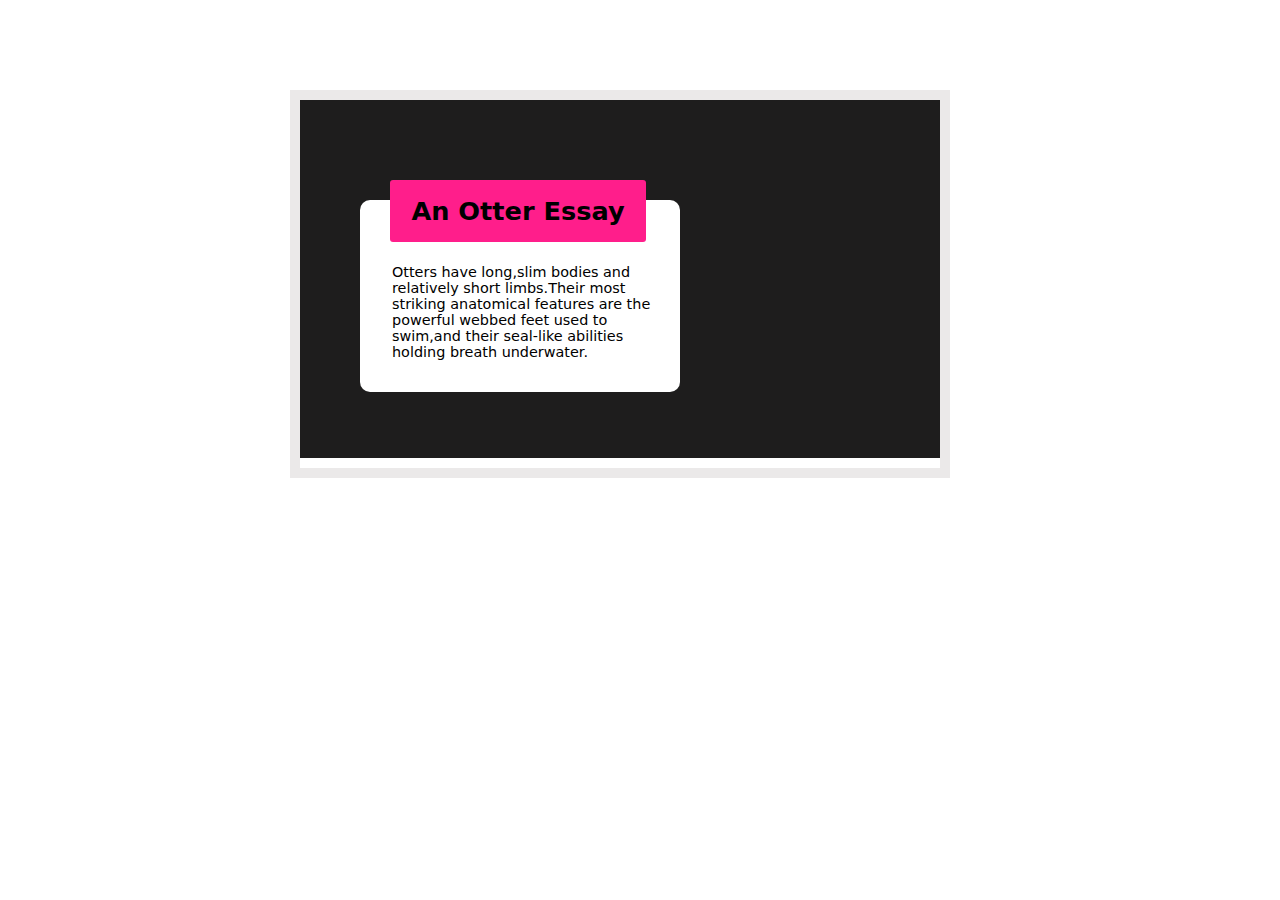
<file: essay.html>
<!DOCTYPE html>
<html lang="en">
<head>
    <meta charset="UTF-8">
    <meta name="viewport" content="width=device-width, initial-scale=1.0">
    <link rel="stylesheet" href="./essays.css">
    <title>Assignment 1</title>
</head>
<body>
    <div class="container">
      <div class="wrapper">
   <div class="otter">
  <h1>An Otter Essay</h1></div>
  
  <div class="essay">
  <p>Otters have long,slim bodies and relatively short limbs.Their most striking anatomical features 
    are the powerful webbed feet used to swim,and their seal-like abilities holding breath underwater.
  </p></div>
  </div>
  </div>
</body>
</html>
</file>
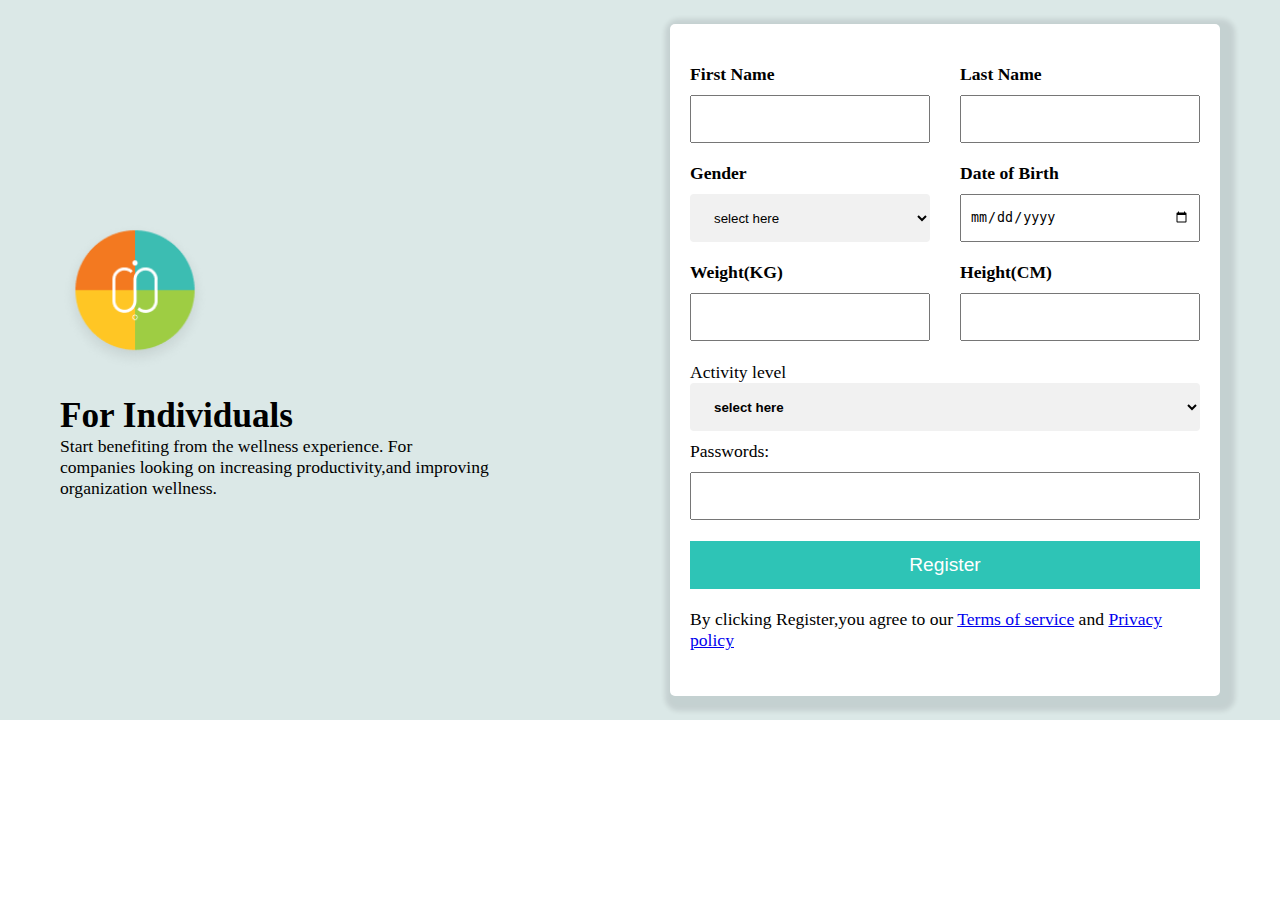
<file: form.html>
<!DOCTYPE html>
<html lang="en">
<head>
    <meta charset="UTF-8">
    <meta name="viewport" content="width=device-width, initial-scale=1.0">
    <title>Web development</title>
    <link rel="stylesheet" href="forms.css">
</head>
<body>
<section id="container">
    
<div class="side1">
<img src="./assets/images/Logo.png" width="150px">

<div class="text">
<h1>For Individuals</h1>
<p>Start benefiting from the wellness experience. For<br> companies looking on 
 increasing productivity,and improving<br> organization wellness.</p></div>
</div>

<div class="side2">
    <form action="/action_page.php">

        <div class="first-flex">
        <div class="first-name">  
        <label for="fname">First Name</label><br>
        <input type="text" id="fname" name="fname"></div>

        <div class="last-name">
        <label for="fname">Last Name</label><br>
        <input type="text" id="lname" name="lname"></div>
    </div>
    
      <div class="second-flex">
    <div class="gender">
        <label for="gender">Gender</label><br>
        <select name="gender">
        <option>select here</option>
        <option>male</option>
        <option>female</option> 
        </select><br>
   </div>

   <div class="birth">
        <label for="fname">Date of Birth</label><br>
        <input type="date" id="birth" name="birth"><br></div>
    </div>
    
    <div class="third-flex">
    <div class="weight">
        <label for="weight">Weight(KG)</label><br>
        <input type="number" id="weight" name="number" value="Enter weight here"><br></div>
    <div class="height">
        <label for="height">Height(CM)</label><br>
        <input type="number" id="number" name="number" value="Enter height here"><br><br></div>
    </div>

    <label for="activity">Activity level</label><br>
     <select name="activity">
    <option>select here</option>
    </select></br>
    <label for="password">Passwords:</label><br>
    <input type="password" id="password" name="password"><br><br>
    <button>Register</button>

 <p>By clicking Register,you agree to our <a href="#">Terms of service</a> and 
    <a href="#">Privacy policy</a></p>
      </form> 
</div>
</section>
</body>
</html>
</file>
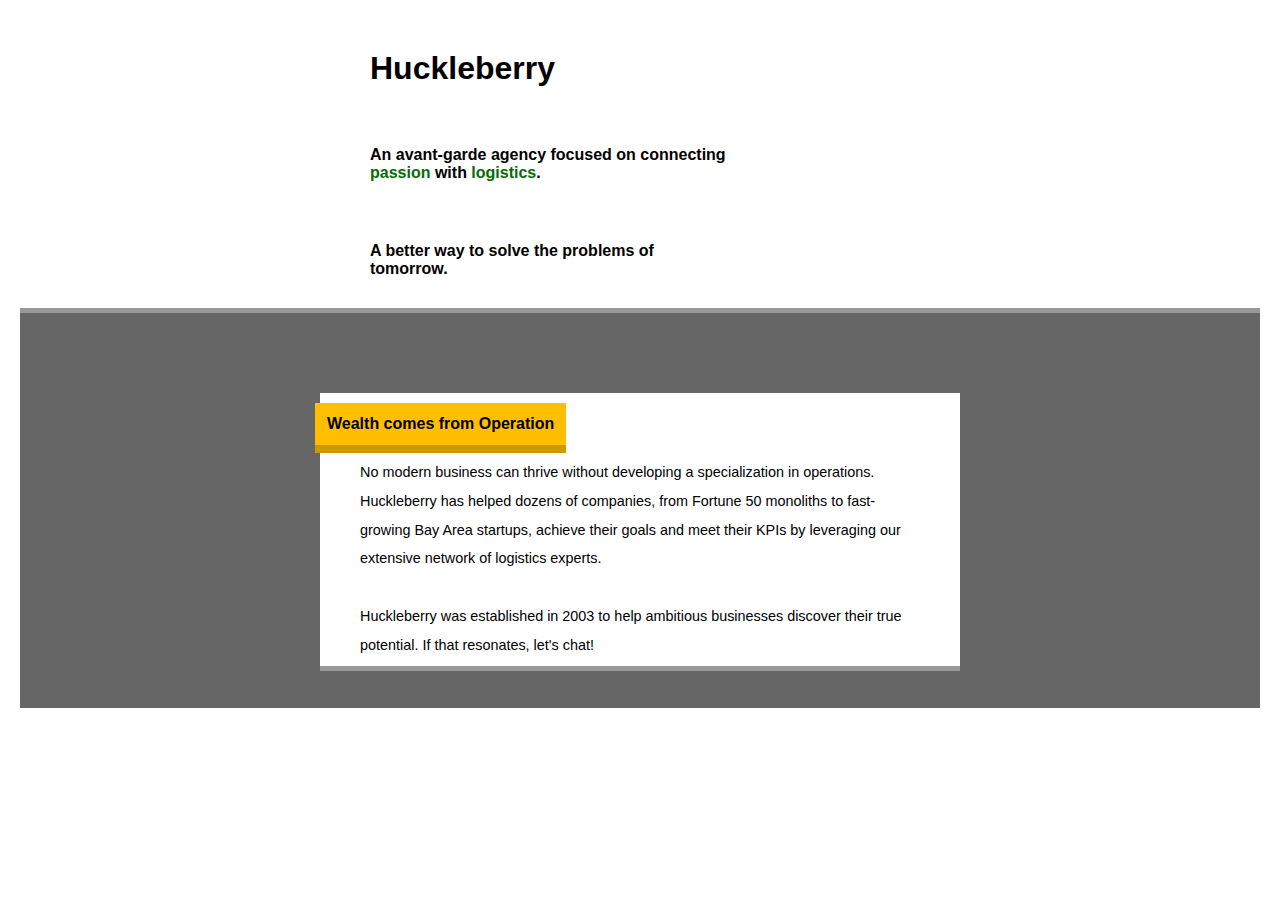
<file: huckle.html>
<!DOCTYPE html>
<html lang="en">
<head>
    <meta charset="UTF-8">
    <meta name="viewport" content="width=device-width, initial-scale=1.0">
    <link rel="stylesheet" href="./huckles.css">
    <title>Assignment2</title>
</head>

<body>
<div class="flex-container">

<div class="item1">
<h1>Huckleberry</h1>
<p>An avant-garde agency focused on connecting <br><span style="color:rgb(7, 108, 7);">passion</span> with 
    <span style="color:rgb(7, 108, 7);">logistics</span>.</p>
<p>A better way to solve the problems of<br> tomorrow.</p>
</div>

<div class="item2">
 <h2>Wealth comes from Operation</h2>
 
 <p class="chat">No modern business can thrive without developing a specialization in operations.<br>
     Huckleberry has helped dozens 
    of companies, from Fortune 50 monoliths to fast-<br>growing Bay Area startups, 
    achieve their goals and meet their 
    KPIs by leveraging our<br> extensive network of logistics experts.<br><br>
    Huckleberry was established in 2003 to help ambitious businesses discover their true<br> potential. 
    If that resonates, let's chat!</p></div>

</div>

</body>
</html>
</file>
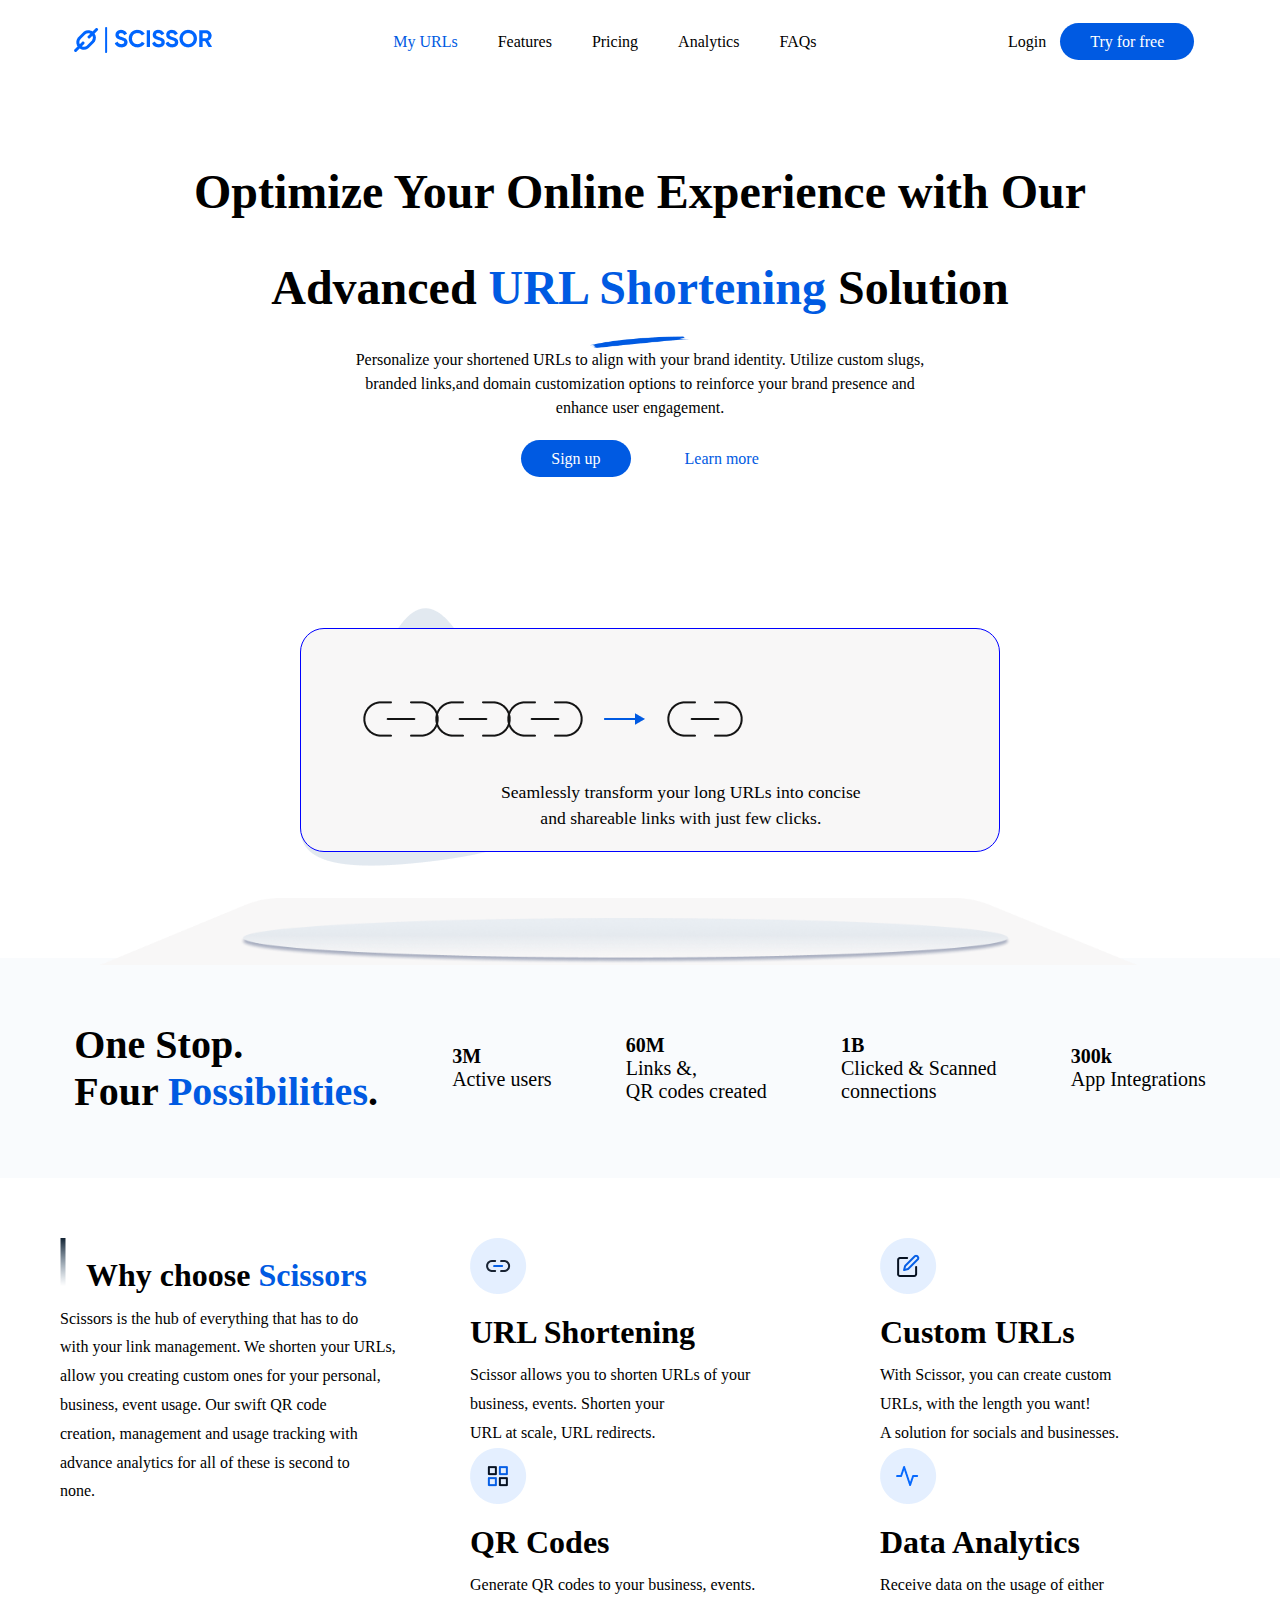
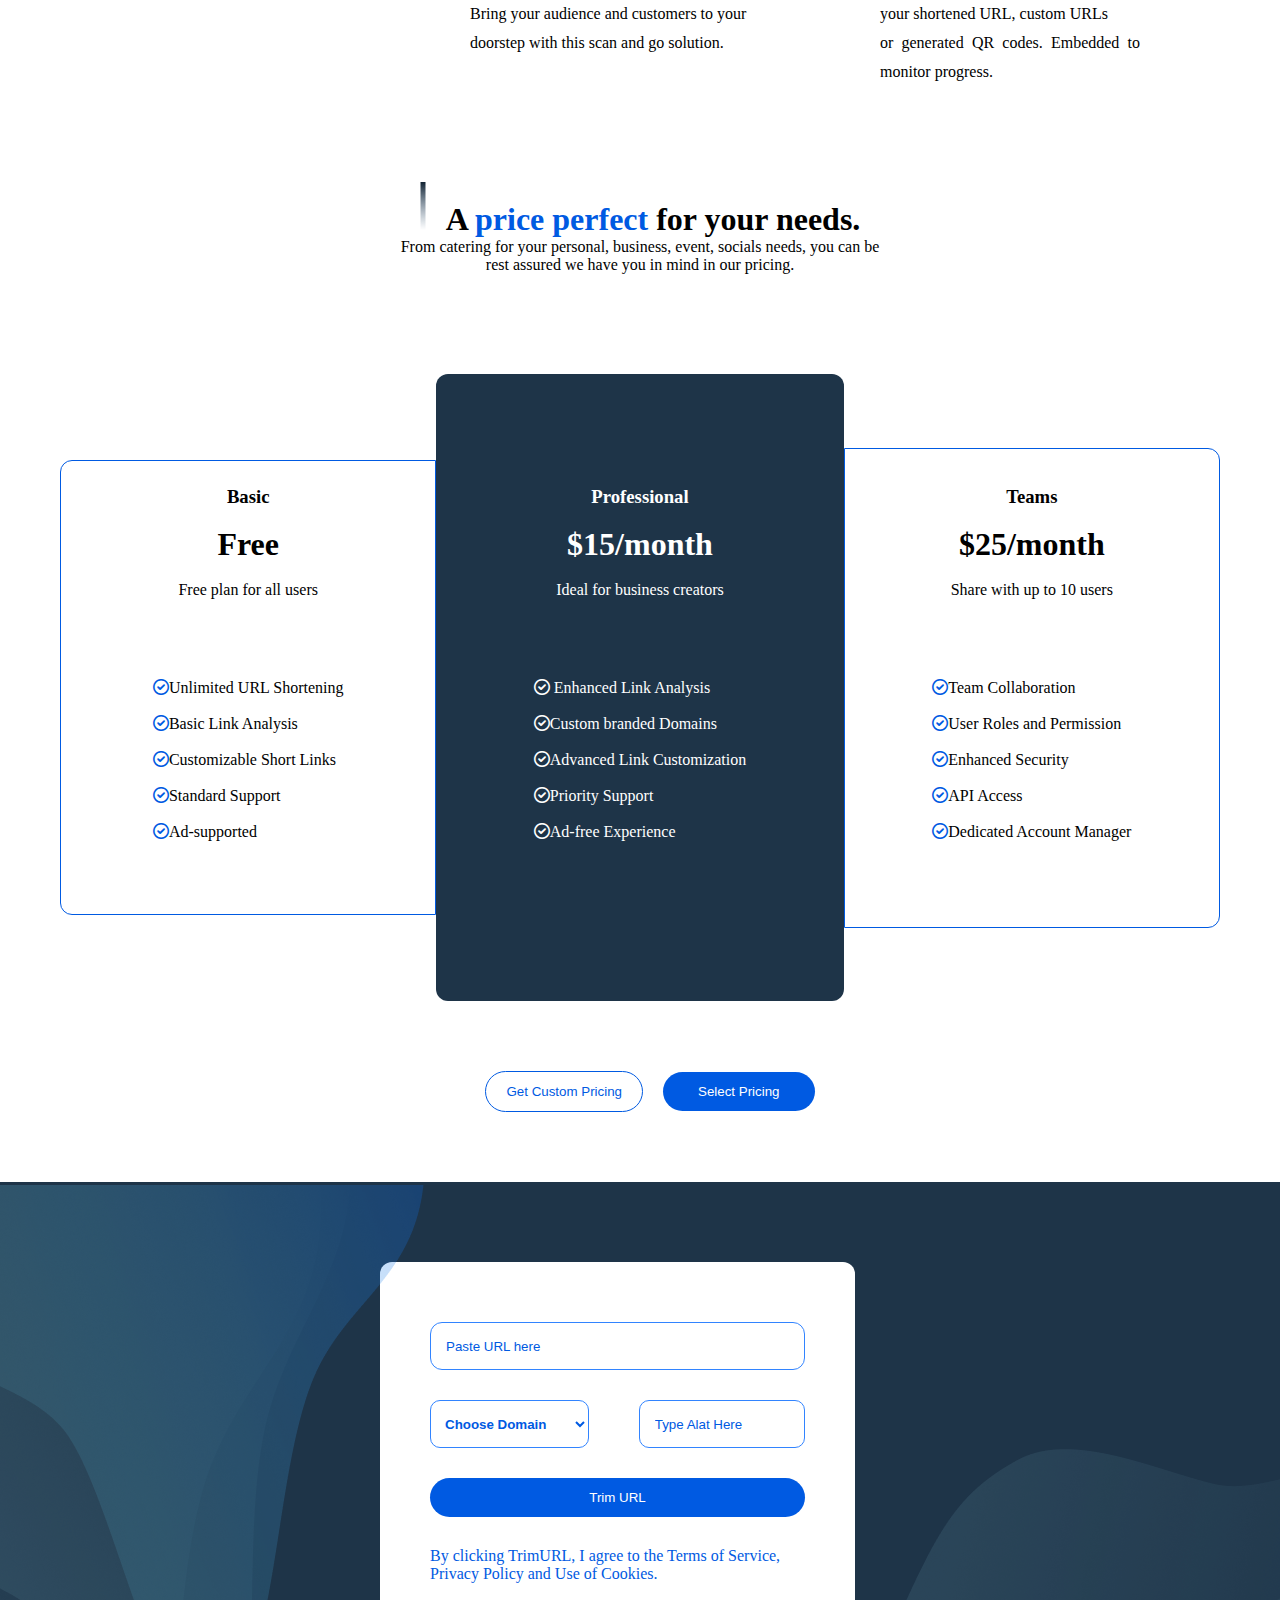
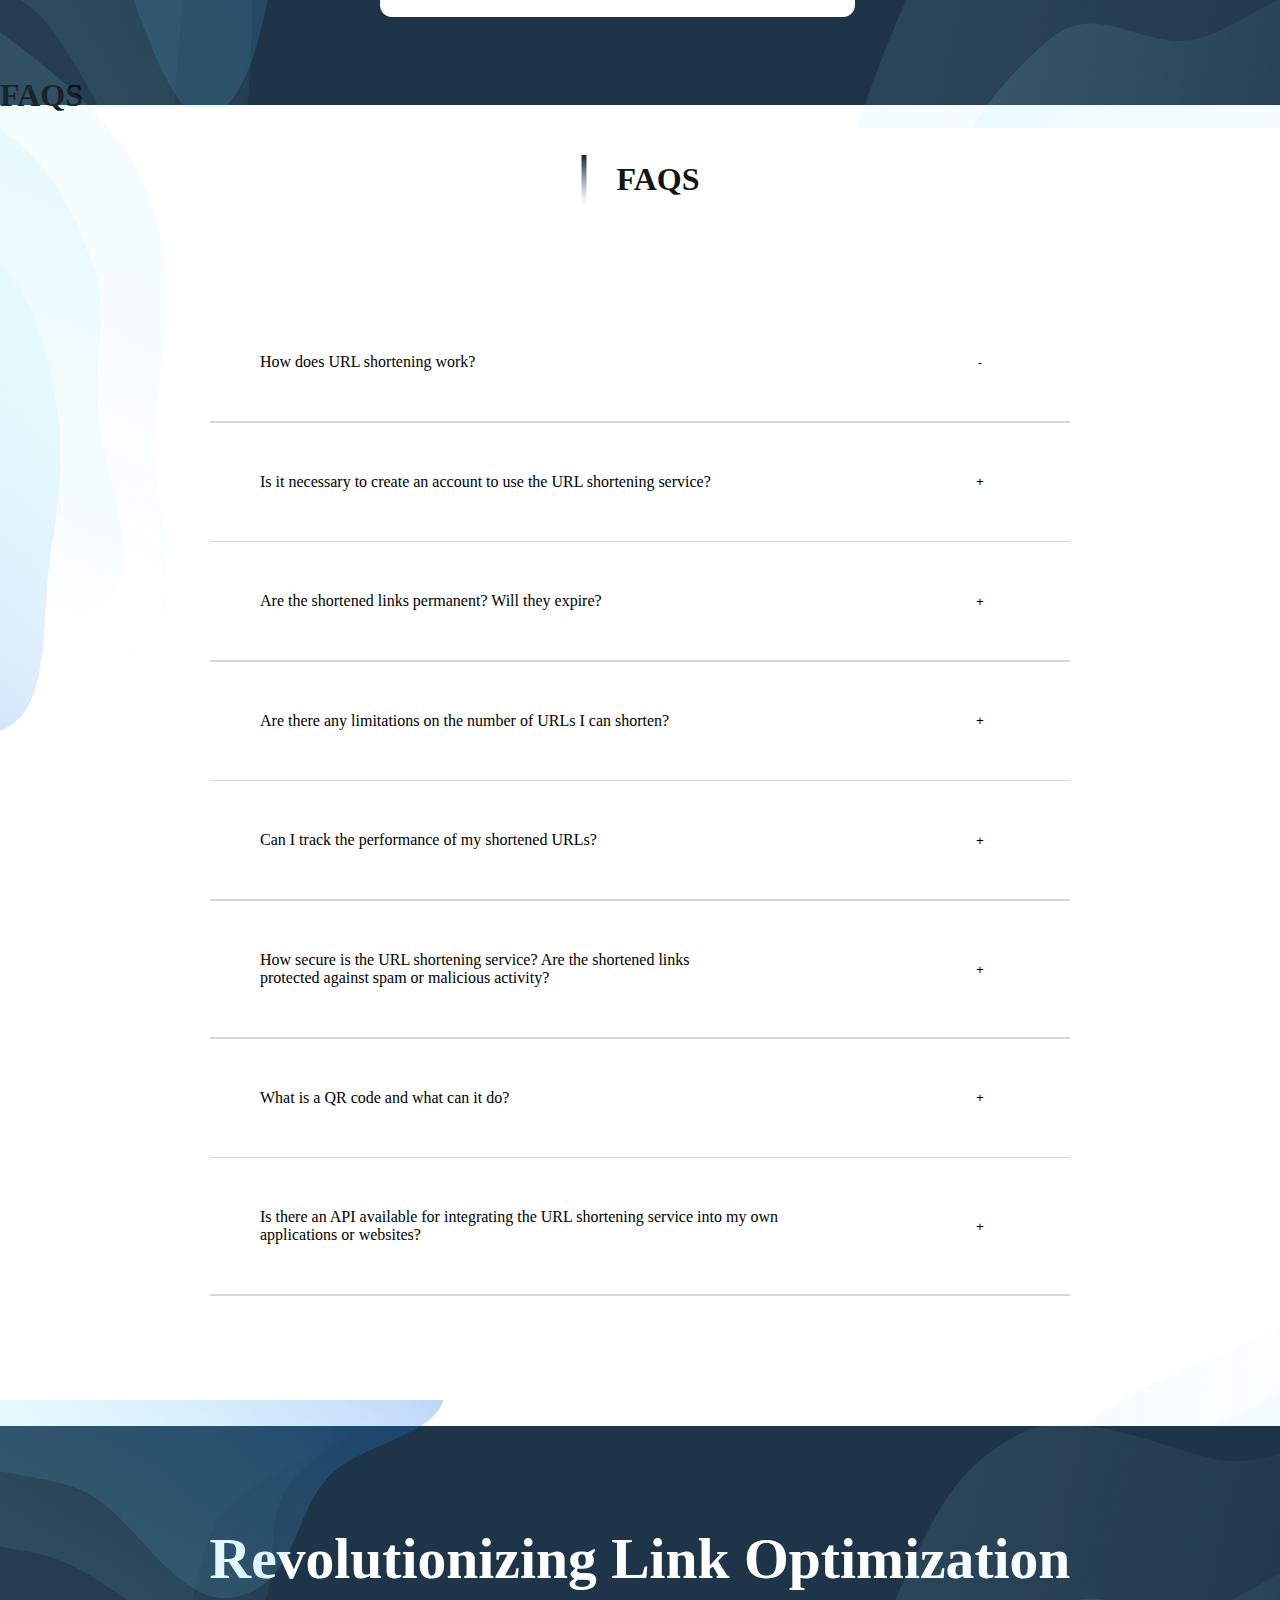
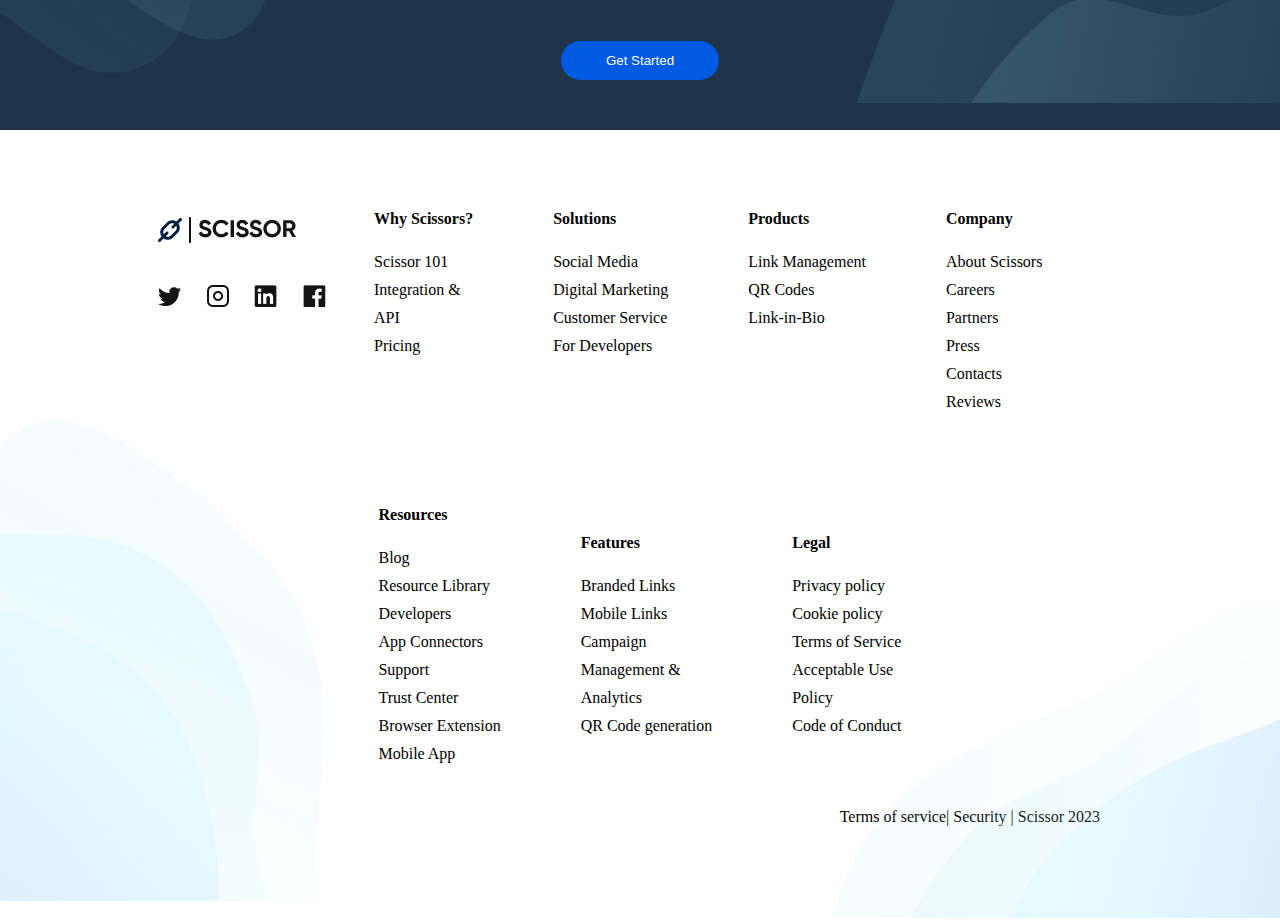
<file: landing page.html>
<!DOCTYPE html>
<html lang="en">
<head>
    <meta charset="UTF-8">
    <meta name="viewport" content="width=device-width, initial-scale=1.0">
    <title>Landing page</title>
    <link rel="stylesheet" href="./landing pages.css"/>
    <link rel="stylesheet" href="https://cdnjs.cloudflare.com/ajax/libs/font-awesome/6.0.0-beta3/css/all.min.css">
    
</head>

<body>

<header class="nav-container">

<div class="logo">
<img src="./assets/images/Logo (1).png">
</div>
<div class="burger" onclick="toggleNav()">&#9776;</div>
<nav class="navbar">
    <ul class="nav-links"id="navLinks">
      <li class="blue"><a href="#"><span style="color: #005AE2;">My URLs</a></span></li>
      <li><a href="#">Features</a></li>
      <li><a href="#">Pricing</a></li>
      <li><a href="#">Analytics</a></li>
      <li><a href="#">FAQs</a></li>
    </ul>
  </nav>

 <div class="log">
<ul>
<li>Login</li>
<li class="try">Try for free</li>
</ul></div>

</header>

<section id="hero-section">

<div class="hero-sect1">
<h1> Optimize Your Online Experience with
     Our <br>Advanced <span style="color:#005AE2;">URL Shortening</span> Solution</h1>
</div>
<img class="image0" src="./assets/images/Vector 3.png" width="100px" text-align="center">
<div class="hero-sect2">
<p>Personalize your shortened URLs to align with your brand identity. 
    Utilize custom slugs,<br> branded links,and domain customization options
     to reinforce your brand presence and<br> enhance user engagement.</p>
</div>

<div class="hero-sect3">
<ul>
<li class="sign">Sign up</li>
<li><span style="color:#005AE2">Learn more</span></li>
</ul>

</div>
</section>

<section id="hero-section2">

  <div class="vector">
  <img src="./assets/images/Vector 2.png" >
  </div>

<div class=" link">
 <img src="./assets/images/Frame 1000001716.png">
 
 <div class="text">
  <p>Seamlessly transform your long URLs into concise<br>and shareable links with just few clicks.</p>
  </div>
</div> 

<div class="rect">           
<img src="./assets/images/Rectangle 9 (1).png" width="90%"></div>

<div class="eclipse">
<img src="./assets/images/Ellipse 1.png"  width="80%"></div>
</section>

<section id="hero-section3">
<div class="One">
<h1>One Stop.<br>Four <span style="color:#005AE2;">Possibilities</span>.</h1>
</div>

<div class="two">
<h4>3M</h4>
 <p>Active users</p>
</div>

<div class="three">
<h4>60M</h4>
<p>Links &,<br> QR codes created</p>
</div>

<div class="four">
<h4>1B</h4>
  <p>Clicked & Scanned <br>
  connections</p>
</div>

<div class="five">
<h4>300k</h4>
  <p>App Integrations</p>
</div>
</section>

<section id="grid-container">
<div class="grid-item1">
<img src="./assets/images/Line 70.png"><h1>Why choose <span style="color:#005AE2">Scissors</span></h1>
<p>Scissors is the hub of everything that has to do<br> with your link management.
   We shorten your URLs,<br> allow you creating custom ones for your personal,<br> business,
   event usage. Our swift QR code<br> creation, management and usage tracking with<br> advance 
   analytics for all of these is second to<br> none. </p>
</div>

<div class="grid-item2">
<img src="./assets/images/Group 6.png">
<h1>URL Shortening</h1>
<p>Scissor allows you to shorten URLs of your<br> business,
   events. Shorten your<br> URL at scale, URL redirects.</p>
</div>

<div class="grid-item3">
<img src="./assets/images/Frame 1000001695.png">
<h1>Custom URLs</h1>
<p>With Scissor, you can create custom<br> URLs, 
   with the length you want!<br> A solution for socials and businesses.</p>
</div>

<div class="grid-item4"></div>

<div class="grid-item5">
<img src="./assets/images/Frame 1000001695 (2).png">
<h1>QR Codes</h1>
<p>Generate QR codes to your business, events. <br>
  Bring your audience and customers to your<br> doorstep with this scan and go solution.</p>
</div>

<div class="grid-item6">
<img src="./assets/images/Frame 1000001718.png">
<h1>Data Analytics</h1>
<p>Receive data on the usage of either<br> your shortened URL, 
  custom URLs<br> or generated QR codes. Embedded to monitor progress.</p>
</div>
</section>


<div class="head">
  <img src="./assets/images/Line 70.png"><h1>A <span style="color:#005AE2">price perfect </span>for your needs.</h1>
  <p>From catering for your personal,
     business, event, socials needs, 
     you can be <br>rest assured we have you in mind in our pricing.</p>
</div>
<section id="hero-section4">
  <div class="Basic">
   <h3>Basic</h3> <br>
   <h1>Free</h1><br>
   <p>Free plan for all users</p>
  <ul class="list">
    <li><i class="fa-regular fa-circle-check" style="color:#005AE2;"></i>Unlimited URL Shortening</li><br>
    <li><i class="fa-regular fa-circle-check" style="color:#005AE2;"></i>Basic Link Analysis</li><br>
    <li><i class="fa-regular fa-circle-check" style="color:#005AE2;"></i>Customizable Short Links</li><br>
    <li><i class="fa-regular fa-circle-check" style="color:#005AE2;"></i>Standard Support</li><br>
    <li><i class="fa-regular fa-circle-check" style="color:#005AE2;"></i>Ad-supported</li><br>
  </ul>
  </div>

<div class="Professional">
<h3>Professional</h3><br>
<h1>$15/month</h1><br>
<p>Ideal for business creators</p>
<ul class="list">
  <li><i class="fa-regular fa-circle-check" style="color:#ffffff;"></i> Enhanced Link Analysis</li><br>
  <li><i class="fa-regular fa-circle-check" style="color:#fcfcfc;"></i>Custom branded Domains</li><br>
  <li><i class="fa-regular fa-circle-check" style="color:#ffffff;"></i>Advanced Link Customization</li><br>
  <li><i class="fa-regular fa-circle-check" style="color:#fefefe;"></i>Priority Support </li><br>
  <li><i class="fa-regular fa-circle-check" style="color:#ffffff;"></i>Ad-free Experience</li><br>
</ul>
</div>

<div class="Teams">
  <h3>Teams </h3><br>
  <h1>$25/month</h1><br>
  <p>Share with up to 10 users</p>
  <ul class="list">
    <li><i class="fa-regular fa-circle-check" style="color:#005AE2;"></i>Team Collaboration</li><br>
    <li><i class="fa-regular fa-circle-check" style="color:#005AE2;"></i>User Roles and Permission</li><br>
    <li><i class="fa-regular fa-circle-check" style="color:#005AE2;"></i>Enhanced Security</li><br>
    <li><i class="fa-regular fa-circle-check" style="color:#005AE2;"></i>API Access</li><br>
    <li><i class="fa-regular fa-circle-check" style="color:#005AE2;"></i>Dedicated Account Manager</li><br>
  </ul>
  
</div>
</section>

<div class="button">
<button class="buttn1">Get Custom Pricing</button>
<button class="buttn2">Select Pricing</button>
</div>

<section id="hero-section5">
<div class="forms">
<form>
  <input type="text" id="url"  name="url" value="Paste URL here"><br>
  <div class="flex">
  <select name="activity">
    <option>Choose Domain</option>
    </select>
  <input type="flex1" id="alat" name="alat" value="Type Alat Here"><br></div>
  <button class="buttn3">Trim URL</button>
  <p class="click">By clicking TrimURL, I agree to the Terms of Service, Privacy Policy and Use of Cookies.</p>
</form>
</div>
<h1 class="fre">FAQS</h1>
</section>

<section id="group">
<div class="image1">
<img src="./assets/images/Group 2.png"></div>
<div class="image2">
<img src="./assets/images/Group 3 (1).png"></div>
</section>

<section id="hero-section6">
<img src="./assets/images/Line 70.png"><h1>FAQS</h1></section>

<section id="hero-section7">


<details name="text1">
  <summary>
  <div>How does URL shortening work?
  </div>
  <button class="show">-</button>
  </summary>
  URL shortening works by taking a long URL and creating a shorter,
   condensed version that redirects to the <br>original URL. When a user clicks 
   on the shortened link, they are redirected to the intended destination.
</details>
<div class="line"></div>

<details name="text1">
  <summary>
  <div>Is it necessary to create an account to use the URL shortening service?</div>
  <button class="show">+</button>
  
  </summary>
</details>
<div class="line"></div>

<details name="text1">
  <summary>
  <div>Are the shortened links permanent? Will they expire?</div>
  <button class="show">+</button>
  
  </summary>
</details>
<div class="line"></div>

<details name="text1">
  <summary>
  <div>Are there any limitations on the number of URLs I can shorten?</div>
  <button class="show">+</button>
  
  </summary>
</details>
<div class="line"></div>

<details name="text1">
  <summary>
  <div>Can I track the performance of my shortened URLs?</div>
  <button class="show">+</button>
  
  </summary>
</details>
<div class="line"></div>

<details name="text1">
  <summary>
  <div>How secure is the URL shortening service? Are the shortened 
    links<br> protected against spam or malicious activity?</div>
  <button class="show">+</button>
  </summary>
</details>
<div class="line"></div>

<details name="text1">
  <summary>
  <div>What is a QR code and what can it do?</div>
  <button class="show">+</button>
  </summary>
</details>
<div class="line"></div>


<details name="text1">
  <summary>
  <div>Is there an API available for integrating the URL shortening 
    service into my own <br>applications or websites?</div>
  <button class="show">+</button>
  </summary>
</details>
<div class="line"></div>

</section>

<div class="image3">
<img src="./assets/images/Group 3 (2).png">
</div>
<div class="image4">
<img src="./assets/images/Group 2 (1).png">
</div>


<section id="hero-section8">
<div class="rev-sect">
<h1>Revolutionizing Link Optimization</h1>
<button class="buttn4">Get Started</button>
</div>
</section>

<div class="image5">
<img src="./assets/images/Group 3 (3).png">
</div>

<div class="image6">
<img src="./assets/images/Group 2.png">
</div>

<footer>
  <div class="image7">
    <img src="./assets/images/Group 3 (4).png">
  </div>
  <div class="image8">
  <img src="./assets/images/Group 2 (3).png">
  </div>
<section id="footer-sect">

<div class="footer1">
<div class="footer1-one"><img src="./assets/images/Logo (2).png"></div>
<div class="footer1-two"><img src="./assets/images/socials.png"></div>
</div>

<div class="footer2">
  <ul class="lists">
  <p class="top" span style="font-weight:bold">Why Scissors?</span></p>
  <li><a href="#">Scissor 101</a></li>
  <li><a href="#">Integration &</a></li>
  <li><a href="#">API</a></li>
  <li><a href="#">Pricing</a></li>
</ul>
</div>

<div class="footer3">
  <ul class="lists">
    <p class="top" span style="font-weight:bold">Solutions</span></p>
    <li><a href="#">Social Media</a></li>
    <li><a href="#">Digital Marketing</a></li>
    <li><a href="#">Customer Service</a></li>
    <li><a href="#">For Developers</a></li>
  </ul>
  </div>

  <div class="footer4">
    <ul class="lists">
      <p class="top" span style="font-weight:bold">Products</span></p>
      <li><a href="#">Link Management</a></li>
      <li><a href="#">QR Codes</a></li>
      <li><a href="#">Link-in-Bio</a></li>
      </ul>
    </div>
  
    <div class="footer5">
      <ul class="lists">
      <p class="top" span style="font-weight:bold">Company</span></p>
      <li><a href="#">About Scissors</a></li>
      <li><a href="#">Careers</a></li>
      <li><a href="#">Partners</a></li>
      <li><a href="#">Press</a></li>
      <li><a href="#">Contacts</a></li>
      <li><a href="#">Reviews</a></li>
      </ul>
    </div>
  </section>

<section id="footer-section2">
<div class="footer2-two">
<ul class="lists">
<p class="top" span style="font-weight:bold">Resources</span></p>
<li><a href="#">Blog</a></li>
<li><a href="#">Resource Library</a></li>
<li><a href="#">Developers</a></li>
<li><a href="#">App Connectors</a></li>
<li><a href="#">Support</a></li>
<li><a href="#">Trust Center</a></li>
<li><a href="#">Browser Extension</a></li>
<li><a href="#">Mobile App</a></li>
</div>

<div class="footer3-two">
<ul class="lists">
  <p class="top"span style="font-weight:bold">Features</span></p>
  <li><a href="#">Branded Links</a></li>
  <li><a href="#">Mobile Links</a></li>
  <li><a href="#">Campaign</a></li>
  <li><a href="#">Management &</a></li>
  <li><a href="#">Analytics</a></li>
  <li><a href="#">QR Code generation</a></li>
</ul>
</div>

<div class="footer4-two">
  <ul class="lists">
  <p class="top" span style="font-weight:bold">Legal</span</p>
  <li><a href="#">Privacy policy</a></li>
  <li><a href="#">Cookie policy</a></li>
  <li><a href="#">Terms of Service</a></li>
  <li><a href="#">Acceptable Use</a></li>
  <li><a href="#">Policy</a></li>
  <li><a href="#">Code of Conduct</a></li>
  </ul>
</div>
</section>

<p class="terms">Terms of service| Security | Scissor 2023</p>
</footer>

<script src="script.js"></script>
</body>
</html>
</file>
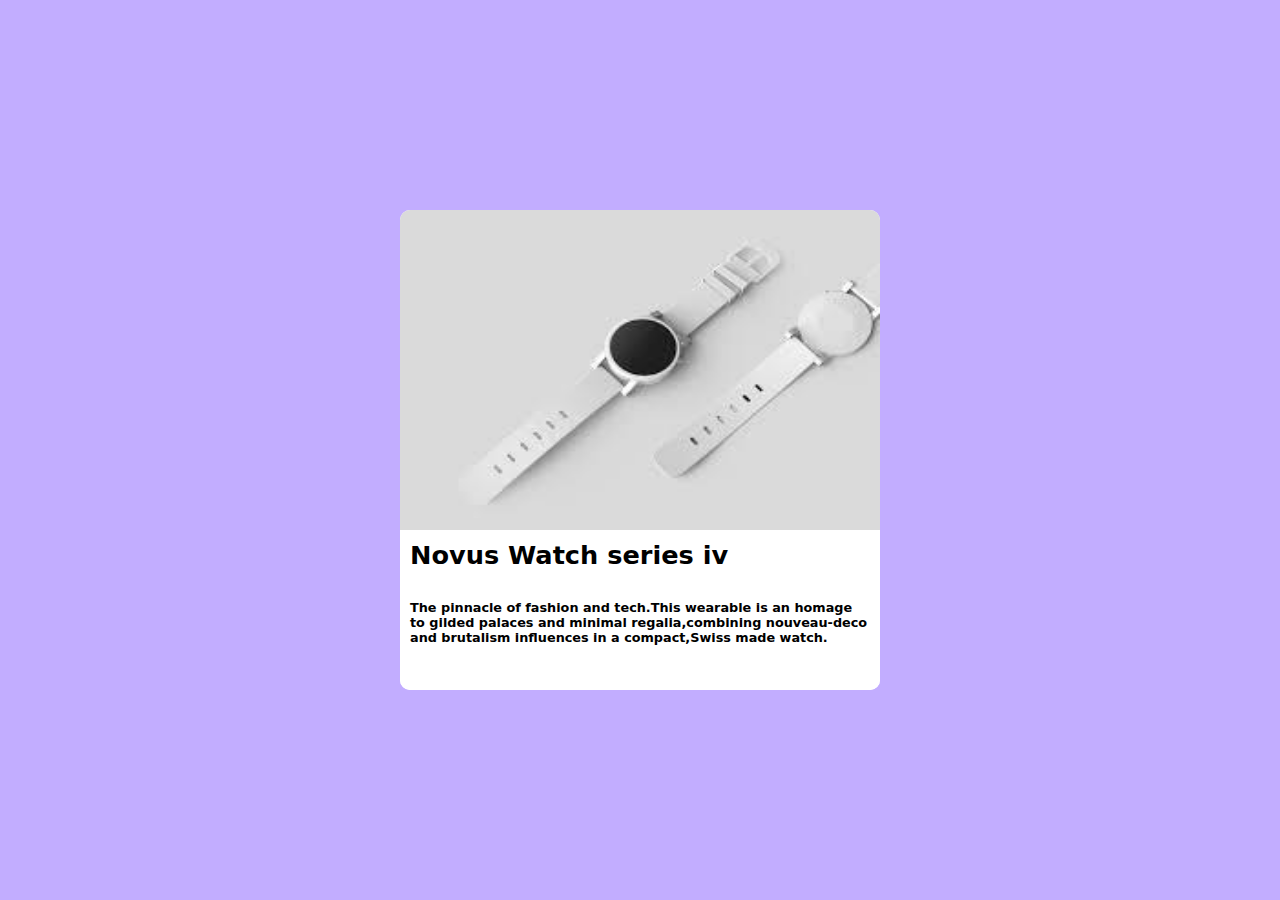
<file: watch.html>
<!DOCTYPE html>
<html lang="en">
<head>
    <meta charset="UTF-8">
    <meta name="viewport" content="width=device-width, initial-scale=1.0">
    <link rel="stylesheet" href="watchs.css">
    <title>Document</title>
</head>
<body>
  
<section id="gen-container">
    <div class="wrapper">
        
    <div class="watch">
    <img src="assets/images/watch.jpg"/>
    </div>

    <div class="text">
    <h1>Novus Watch <span style="text-transform: lowercase;">Series Iv</span></h1><br><br>
    <p>The pinnacle of fashion and tech.This wearable
        is an homage to gilded palaces and minimal regalia,combining nouveau-deco and brutalism
        influences in a compact,Swiss made watch.
    </p>
    </div>
    </div>
    </section> 

</body>
</html>
</file>
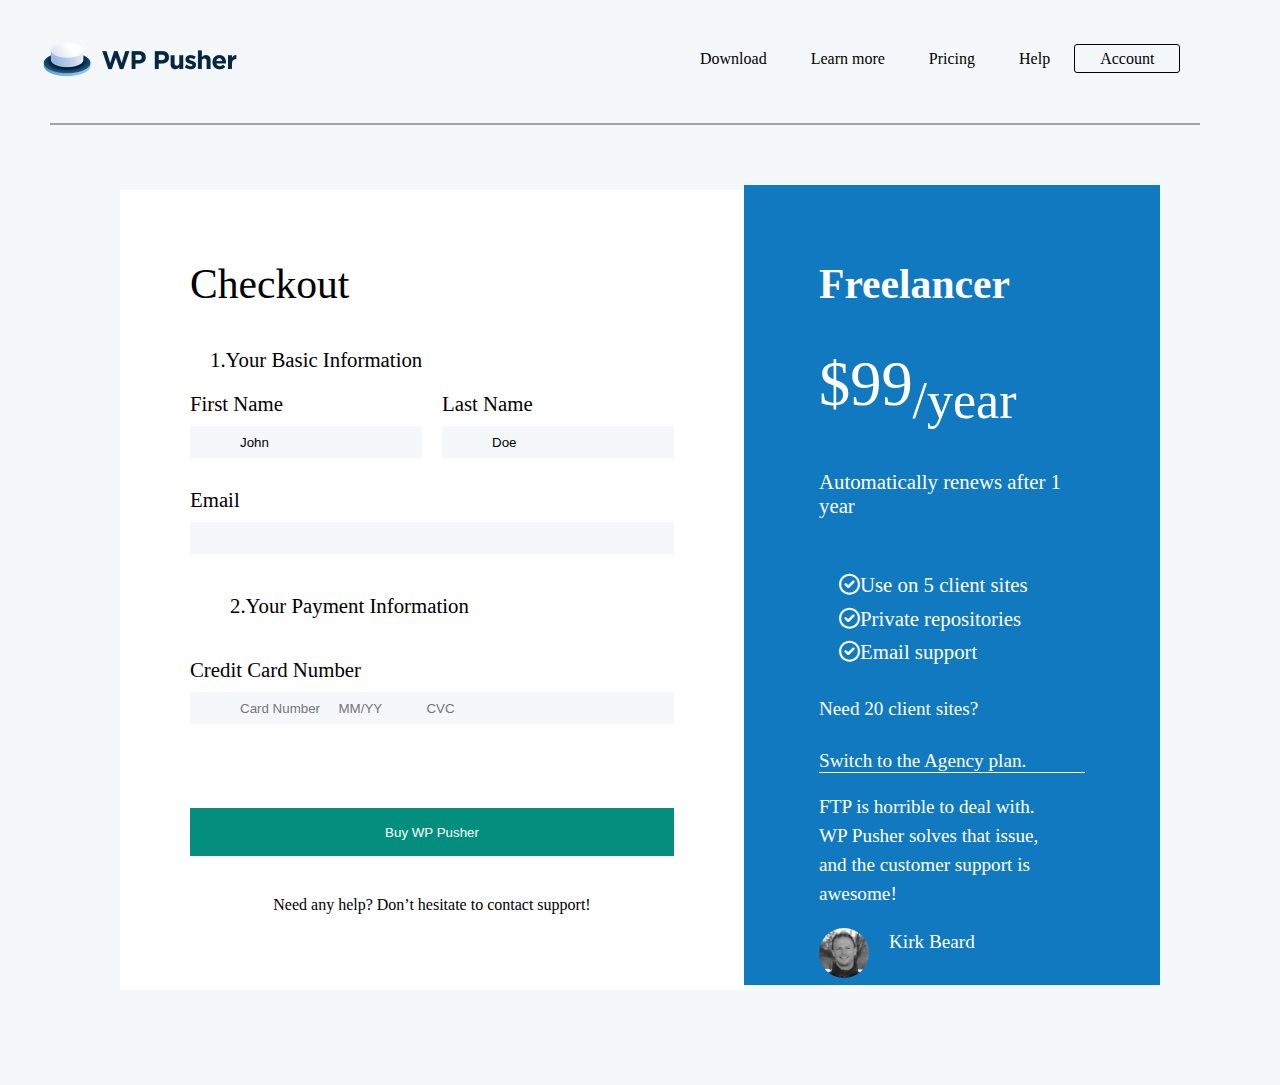
<file: wp pusher.html>
<!DOCTYPE html>
<html lang="en">
<head>
    <meta charset="UTF-8">
    <meta name="viewport" content="width=device-width, initial-scale=1.0">
    <title>WP PUSHER</title>
    <link rel="stylesheet" href="./wp pusher.css"/>
    <link rel="stylesheet" href="https://cdnjs.cloudflare.com/ajax/libs/font-awesome/6.0.0-beta3/css/all.min.css">
    
</head>
<body>

<header>
 
    <div class="logo">
    <img src="./assets/images/wppusher-logo copy.png">
    </div>
    <nav class="navbar">
        <ul>
          <li><a href="#">Download</a></li>
          <li><a href="#">Learn more</a></li>
          <li><a href="#">Pricing</a></li>
          <li><a href="#">Help</a></li>
          <li class="account"><a href="#">Account</a></li>
        </ul>
      </nav>
      
</header>
 
<div class="line"></div>

    <section id="container">
      <form id="main-text">
        <div class="text">
          <h1>Checkout</h1>
      <p><i class="fa-light fa-1"></i>.Your Basic Information</p>
        </div>
        
    <div class="first-flex">
       <div class="first-name">  

        <label for="fname">First Name</label><br>
           <input type="text" id="fname" name="fname" value="John"></div>

        <div class="last-name">  
        <label for="fname">Last Name</label><br>
        <input type="text" id="lname" name="lname" value="Doe"></div>
    </div> 

    <label for="fname">Email</label><br>
    <input type="email" id="email" name="">
 
    <div class="text1">
    <p><i class="fa-light fa-2 "></i>.Your Payment Information</p>
  
</div>
<label for="credit-card">Credit Card Number</label><br>
<input type="text" id="credit-card" name="credit-card" placeholder="Card Number     MM/YY            CVC"required><br><br>
  

<button id="buy">Buy WP Pusher</button>
<p class="support">Need any help? Don’t hesitate to contact support!</p>
</form>


<div class="side-text">
 <article id="free">
<h1>Freelancer</h1>
<h2>$99<sub>/year</sub>
</h2>
<p>Automatically renews after 1 year</p>
<ul class="Private">

<li><i class="fa-regular fa-circle-check" style="color: #fcfcfc;"></i>Use on 5 client sites</li><br>
<li><i class="fa-regular fa-circle-check" style="color: #fcfcfc;"></i>Private repositories</li><br>
<li><i class="fa-regular fa-circle-check" style="color: #fcfcfc;"></i>Email support</li>
</ul>

</article>

<article class="sites">
<p>Need 20 client sites?</p>
  <p>Switch to the Agency plan.</p>
</article>

<article class="deal">
  
  <p>FTP is horrible to deal with.<br>
  WP Pusher solves that issue, <br>
  and the customer support is awesome!<br></p>

  <div class="kirk">

  <img src="./assets/images/th.jpeg">
  
  <p>Kirk Beard</p></div>
</article>

</div>
</section>  

</body>
</html>
</file>
<file: essays.css>
*{
margin:0;
padding:0;
box-sizing: border-box;
font-family: "PT Serif", ui-sans-serif, system-ui,Helvetica Neue, Arial, Noto Sans,
 sans-serif, "Apple Color Emoji","Segoe UI Emoji", Segoe UI Symbol, "Noto Color Emoji";
}

.container{
background-color: rgb(30, 29, 29);
color:white;
border-bottom:10px solid rgb(255, 255, 255);
min-height:23rem;
width:50%;
position: relative;
margin:100px 300px;
outline: #ebe9e9 solid 10px;
}

.otter{
font-size:0.8rem;
color:black;
background-color: rgb(255, 30, 139);
width:16rem;
padding:1rem;
border-radius:3px;
position: absolute;
top: 80px;
left:90px;
z-index:1;
text-align: center;
}
.essay{
position: absolute;
top:100px;
left:60px;
background-color: white;
color: black;
width:20rem;
padding:4rem 1rem 2rem 2rem;
border-radius:10px;
font-size:0.9rem ;
font-weight:500;

}
</file>
<file: forms.css>
*{
margin:0;
padding:0;
box-sizing: border-box;
}

#container{
background-color:rgb(219, 232, 231);
color:black;
display:flex;
flex-direction:row;
justify-content:space-evenly;
align-items:center;
height:45rem;

}
.side1{
  width:40%;
  min-width:550px;
  display:flex;
  flex-direction:column;
  justify-content: space-between;
  align-items:flex-start;
  gap:20px;
  font-size:1.1rem;
}
.side2{
background-color: white;
box-shadow:5px 5px 5px 10px #0408131A;
height:42rem;
width: 40%;
min-width:550px;
border-radius:5px;
padding:20px;
font-size: 1.1rem;
}

input[type=text] {
width:100%;
padding:8px 0px;
margin-top:10px;
height:3rem; 
}

input[type=password] {
width: 100%;
padding:8px 20px;
margin-top:10px;
box-sizing: border-box;
height: 3rem;
}

select[name=gender]{
  width:100%;
  height:3rem;
  padding:8px 20px;
  border:none;
  border-radius:4px;
  background-color: #f1f1f1;
  margin-top:10px;
}
input[type=date] {
  width:100%; 
  padding:8px;  
  height: 3rem;
  margin-top:10px;
 }

select[name=activity]{
    width:100%;
    height: 3rem;
    padding:8px 20px;
    border:none;
    border-radius:4px;
    background-color: #f1f1f1;
    margin-bottom:10px;
    font-weight: bold;
    
}
input[type=number] {
 width:100%; 
 padding:8px; 
 height: 3rem; 
 margin-top:10px;
 
}
.first-flex, .second-flex ,.third-flex{
display: flex;
flex-direction:row;
gap:30px;
}
.first-name, .last-name, .gender, 
.birth, .weight, .height{
width:15rem;
margin-top:20px;
font-weight: bold;
}
button{
background-color:#2ec4b6;
width:100%;
height:3rem;
border:none;
color:white;
font-size:1.2rem;
}
.side2 p{
margin-top:20px;
}

@media screen and (max-width:1270px){
  #container{
    display:flex;
    flex-direction:row; 
    padding:30px;
    justify-content: space-evenly;
    align-items: center;
  
}
.side1, .side2{
width:100%;
min-width:400px;
}
.side2{
  background-color: white;
  box-shadow:5px 5px 5px 10px #0408131A ;
  height:40rem;
  padding:20px;
  }

 
}

@media screen and (max-width:850px){
  #container{
    display:flex;
    flex-direction:column; 
    height:90rem;
    padding:30px;
    gap:30px;
    width:100%;
    min-width:700px;
}
.side1{
  width:100%;
  min-width:600px;
  font-size:1.1rem;
  }

  .side2{
    width:100%;
    min-width:600px;
    font-size:1.1rem;
    height:60rem;

  }
  .first-flex, .second-flex, .third-flex{
    display: flex;
    flex-direction:column;
    gap:10px;
    justify-content:space-between;
    
  }

  input[type=text] {
    width:100%;
    min-width:700px ;
    padding:8px;
    margin-top:10px;
    height:3rem; 
    }

    select[name=gender]{
      width:100%;
      min-width:700px ;
      height:3rem;
      padding:8px 20px;
      border:none;
      border-radius:4px;
      background-color: #f1f1f1;
      margin-top:10px;
    }
    input[type=date] {
      width:100%; 
      min-width:600px ;
      padding:8px;  
      height: 3rem;
      margin-top:10px;
     }

     input[type=number] {
      width:100%; 
      min-width:600px;
      height: 3rem; 
      margin-top:10px;
     }

}

@media screen and (max-width:768px){
  #container{
    display:flex;
    flex-direction:column; 
    height:95rem;
    padding:30px;
    gap:30px;
    width:100%;
    min-width:700px;
}
.side1{
  width:100%;
  min-width:600px;
  font-size:1.1rem;
  }

  .side2{
    width:100%;
    min-width:550px;
    font-size:1.1rem;
    height:70rem;

  }
  .first-flex, .second-flex, .third-flex{
    display: flex;
    flex-direction:column;
    gap:10px;
    justify-content:space-between;
    
  }

  input[type=text] {
    width:100%;
    min-width:590px;
    padding:8px 0px;
    margin-top:10px;
    height:3rem; 
    }

    select[name=gender]{
      width:100%;
      min-width:590px;
      height:3rem;
      padding:8px 20px;
      border:none;
      border-radius:4px;
      background-color: #f1f1f1;
      margin-top:10px;
    }
    input[type=date] {
      width:100%; 
      min-width:600px ;
      padding:8px;  
      height: 3rem;
      margin-top:10px;
     }

     input[type=number] {
      width:100%; 
      min-width:600px;
      height: 3rem; 
      margin-top:10px;
     }

}


@media (max-width:500px){
  #container{
    height:95rem;
    width:100%;
    min-width:450px;

  }

  .side1{
    padding:30px;
    display: flex;
    flex-direction: column;
    justify-content: space-between;
    width:100%;
    min-width:350px;
  
    }

  .side2{
    height:65rem;
    padding:10px;
    font-size: 1.2rem;
    width:100%;
    min-width:350px;
   
  }
  .first-flex, .second-flex, .third-flex{
    display: flex;
    flex-direction:column;
    justify-content:center;
    align-items:flex-start;

    
  }
  input[type=text] {
    width:100%;
    min-width:400px;
    padding:8px;
    text-align: center;
    margin-top:10px;
    height:3rem; 
    }
    
    select[name=gender]{
      width:100%;
      min-width:400px;
      height:3rem;
      padding:8px 20px;
      border:none;
      border-radius:4px;
      background-color: #f1f1f1;
      margin-top:10px;
    }
    input[type=date] {
      width:100%; 
      min-width:400px;
      padding:8px;  
      height: 3rem;
      margin-top:10px;
     }
    
    select[name=activity]{
        width:100%;
        height: 3rem;
        padding:8px 20px;
        border:none;
        border-radius:4px;
        background-color: #f1f1f1;
        margin-bottom:10px;
        font-weight: bold;
        
    }
    input[type=number] {
     width:100%; 
     min-width:400px;
     padding:8px; 
     height: 3rem; 
     margin-top:10px;
     
    }




  }
</file>
<file: huckles.css>
*{
margin: 0;
padding: 0;
font-family:'Trebuchet MS', 'Lucida Sans Unicode', 'Lucida Grande', 'Lucida Sans', Arial, sans-serif;
}
.flex-container{
padding: 20px;
}
h1{
font-weight: bold;
}

.item1{
width:50rem;
min-height:18rem;
background-color: white;
display:flex;
flex-direction: column;
justify-content:space-around;
align-items:left;
align-content:center;
margin-left:350px;
font-weight:800;
}
.item2{
    min-height:25rem;
    box-sizing:border-box;
    background-color:#666666;
    position: relative;
    padding:10px;
    margin:0;
    border-top:5px solid #999999 ;
}
.chat{
background-color: white;
text-align:justify;
height: 13rem;
width:35rem;
position:absolute;
top:80px;
left:300px;
padding:65px 40px 0 40px;
font-size:0.9rem;
line-height: 2;
border-bottom: 5px solid #999999;
}
h2{
background-color: #FFBF00;
position: absolute;
top:90px;
left: 295px;
z-index:2;
border-bottom:8px solid #CC9900;
font-size:1rem;
padding:12px;
}

@media screen and (max-width:850px) {
    .item1{
        width:30rem;
        margin:30px;
    
        } 
        .chat{
            width:39rem;
            position:absolute;
            top:20px;
            left:30px;
            padding:80px 10px;
            height: 15rem;
            }
            .item2{
                min-height:28rem;
                box-sizing:border-box;
                background-color:#666666;
                position: relative;
                padding:8px;
                margin:0;
                border-top:2px solid #999999 ;
            }
            h2{
                background-color: #FFBF00;
                position: absolute;
                top:10px;
                left: 20px;
                z-index:2;
                border-bottom:8px solid #CC9900;
                font-size:1rem;
                padding:12px;
                }







}








@media screen and (max-width:500px) {
.item1{
        width:20rem;
        margin: 20px;
    
        } 
.chat{
width:23rem;
position:absolute;
top:20px;
left:30px;
padding:52px 10px;
height: 23rem;
}
.item2{
    min-height:32rem;
    box-sizing:border-box;
    background-color:#666666;
    position: relative;
    padding:10px;
    margin:0;
    border-top:2px solid #999999 ;
}
h2{
    background-color: #FFBF00;
    position: absolute;
    top:10px;
    left: 20px;
    z-index:2;
    border-bottom:8px solid #CC9900;
    font-size:1rem;
    padding:12px;
    }
}
</file>
<file: landing pages.css>
*{
margin: 0;
padding:0;
box-sizing: border-box;
}
.nav-container{
display: flex;
flex-direction: row;
justify-content: space-around;
align-items: center;
background-color:#FFFFFF;
margin-bottom: 80px;
margin-top:20px;
}
.burger {
  font-size: 2rem;
  cursor: pointer;
  display: none;
}

.nav-links {
  display: flex;
  list-style: none;
}

ul {
    list-style-type: none;
    margin: 0;
    padding:10px 20px;
  }
  
  li {
    display: inline;
  }
  li a {
    padding:20px;
    text-decoration: none;
    color: black;
  }
 .blue{
  color: #005AE2;
  }
  .try{
  background-color:#005AE2;
  padding:10px 30px;
  border-radius:20px;
  margin-left:10px;
  color: #FFFFFF;
  }
  #hero-section{
 display: flex;
 flex-direction: column;
 justify-content:space-between;
 align-items: center;
  }
.hero-sect1{
display: flex;
flex-direction: column;
justify-content:space-between;
align-items: center;
font-size:1.5rem;
gap:30px;
line-height:2;
text-align: center;

}
.hero-sect2{
line-height:1.5;
text-align: center;
}
.hero-sect3{
display: flex;
flex-direction: row;
justify-content: space-between;
align-items: center;
margin:20px;
}
.sign{
    background-color:#005AE2;
    padding:10px 30px;
    border-radius:20px;
    margin-right:50px;
    color: #FFFFFF;
}
#hero-section2{
 position: relative;
 height:100%;
}
.vector{
position: absolute;
top:110px;
left:300px;
}
.link{
position: absolute;
top:130px;
left:300px;
width:700px;
height:224px;
background-color:#F8F7F7;
border:0.5px solid blue ;
border-radius:24px;
}
.link img{
position:absolute;
top:50px;
left:60px;

}
.text{
position: absolute;
top:150px;
left:200px;
text-align: center;
font-size: 1.1rem;
line-height: 1.5;
}
.rect{
position: absolute;
width:90%;
top:400px;
left:100px; 
}              
.eclipse{ 
position:  absolute;
top:420px;  
left:240px;                      
}                
#hero-section3{
height:220px;
margin-top:460px; 
background-color:#F9FBFD;
display:flex;
flex-direction: row;
justify-content:space-evenly;
align-items: center;
font-size:20px;
}

#grid-container{
display: grid;
grid-template-columns: 400px 400px 1fr;
grid-template-rows:200px 100px 100px;
grid-gap:10px;
width:1200px;
height:504px;
padding:60px;
}
.grid-item1{
font-size:1rem;
text-align: justify;
line-height:1.8;
}
.grid-item1 h1{
display: inline;
margin-left:20px;
font-size:2rem;
margin-bottom:30px;

}
.grid-item2, .grid-item3, .grid-item5, .grid-item6{
  font-size:1rem;
  text-align: justify;
  line-height:1.8;
  
}
.head{
text-align: center;
padding: 100px;
}

.head h1{
display: inline;
margin-left:20px;
font-size: 2rem;

}
.head p{
text-align: center;
}
#hero-section4{
display: flex;
flex-direction: row;
height:627px;
justify-content: space-between;
align-items:center;
padding:60px;
}
.list{
display: flex;
flex-direction: column;
justify-content: space-between;
align-items:start;
padding:80px;

}
.Basic{
background-color:white;
border:0.4px solid #005AE2;
height:455px;
width:379px;
text-align: left;
display:flex;
flex-direction:column;
justify-content:center;
align-items:center;
padding-top:50px;
border-top-left-radius: 12px;
border-bottom-left-radius: 12px;

}
.Professional{
  background-color:#1E3448;
  color:white;
  height:627px;
  width:410px;
  text-align: justify;
  display:flex;
  flex-direction:column;
  justify-content:center;
  align-items:center;
  padding-top:50px;
  border-radius: 12px;
  
}
.Teams{
  background-color:white;
  border:0.4px solid #005AE2;
  height:30rem;
  width:379px;
  text-align: justify;
  display:flex;
  flex-direction:column;
  justify-content:center;
  align-items:center;
  padding-top:50px;
  border-top-right-radius: 12px;
  border-bottom-right-radius: 12px;
}
.button{
display:flex;
flex-direction:row;
justify-content:center;
align-items:center;
padding:50px;
}
.buttn1{
  background-color: #ffffff;
  color:#005AE2;
  padding:12px 20px;
  margin:20px;
  border: 0.4px solid #005AE2;
  border-radius:50px;
}
.buttn2{
  background-color:#005AE2;
  color:#ffffff;
  padding:12px 35px;
  border:none;
  border-radius:50px;
}
#hero-section5{
background-color:#1E3448;
height:523px;
position: relative;

}
form{
height:355px;
width:475px;
background-color: white;
border-radius: 12px;
padding:50px;
}
.forms{
padding:80px 380px;
}
input[type=text] {
  width:100%;
  padding:15px;
  margin-top:10px;
  margin-bottom:30px;
  height:3rem; 
  background-color:#ffffff;
  border:1px solid #3284FF;
  border-radius: 12px;
  color:#005AE2;
  }
  input[type=flex1] {
    width:150%;
    padding: 15px;
    height:3rem; 
    margin-left:50px;
    background-color:#ffffff;
    border:1px solid #3284FF;
    border-radius: 10px;
    color: #005AE2;
    }
  .flex{
  display:flex;
  flex-direction: row;
  justify-content: space-around;
  align-items: center;
  border-radius:10px;
  
  }
  select[name=activity]{
    width:150%;
    height:3rem;
    padding:10px;
    border:1px solid #3284FF;
    background-color: #ffffff;
    font-weight: bold;
    border-radius: 10px;
    color: #005AE2;
    
}
.buttn3{
    width: 100%;
    background-color:#005AE2;
    color:#ffffff;
    padding:12px 35px;
    border:none;
    border-radius:50px;
    margin-top: 30px;
}
.click{
margin-top: 30px;
color: #005AE2;
}
#group{
position: relative;
}
.image1{
position:absolute;
top:-500px;
right:0px;
z-index:1;
}
.image2{
position: absolute;
top:-520px;
left:-100px;
z-index:1;
}
.fre{
position:absolute;
top:495px;
left: 0px;
}
#hero-section6{
text-align: center;
display: flex;
flex-direction: row;
justify-content: center;
align-items: center;
margin: 50px;
color: #141414;
}
#hero-section6 h1{
margin-left:30px;
}
#hero-section7{
padding:50px 160px;
text-align: justify;
margin:50px;
font-weight: 300;
background-color:#FFFFFF;
position: relative;
}
details summary{
display: flex;
flex-direction: row;
justify-content: space-between;
margin: 50px;
}
.show{
border: none;
width:80px;
background-color:inherit ;
}
.hide{
display: none;
border:none;
}
details[open] summary {
.show {
  display: none;
  border:none;
}
.hide{
display: block;
border:none;
}
}
.text1{
margin-top:150px;
font-weight: 300;
}
.line{
height:0.1rem;
width:100%;
background-color:#D6D6D6;
}
.image3{
position: absolute;
top:3230px;
left:0px;
}
.image4{
position: absolute;
top:4400px;
right:0;

}
#hero-section8{
background-color:#1E3448;
height:19rem;
margin-top:80px;
position: relative;
display: flex;
flex-direction: column;
justify-content:space-between;
align-items: center;
text-align: center;
color: #ffffff;
padding: 100px;
font-size: 1.8rem;

}

.buttn4{
  background-color:#005AE2;
  color:#ffffff;
  padding:12px 45px;
  border:none;
  border-radius:50px;
  margin-top:50px;
}
.image5{
position: absolute;
top:4600px;
left:-80px;
}
.image6{
position: absolute;
top: 4380px;
right:0px;
}
 .lists li {
display:block;
}
li a {
padding:20px;
text-decoration: none;
color: black;
}
footer{
position: relative;
}
#footer-sect{
display: flex;
flex-direction: row;
padding: 50px 150px;

}
.footer1-two{
padding-top: 30px;
}
.footer1{
  display: flex;
  flex-direction:column;
  justify-content: left;

}
.footer1-one{
margin-top: 30px;
}
#footer-section2{
display: flex;
flex-direction: row;
justify-content: center;
align-items:center;

}
#footer-sect li, #footer-section2 li{
padding:5px 0px;
}
.terms{
text-align: right;
margin-right:180px;
margin-top: 30px;
}
.top{
margin:20px;
}
.image7{
  position:absolute;
  top:230px;
  left:0px;
}
.image8{
  position: absolute;
  top:430px;
right:0px;
}
@media screen and (max-width: 1024px) {
  *{
    margin: 0;
    padding:0;
    box-sizing: border-box;
    }
  .nav-container{
    display: flex;
    flex-direction: row;
    justify-content: space-between;
    align-items: center;
    background-color:#FFFFFF;
    margin-bottom: 80px;
    }
    .burger {
      font-size: 2rem;
      cursor: pointer;
      display: none;
    }
    
    .nav-links {
      display: flex;
      list-style: none;
    }
    
    ul {
        list-style-type: none;
        margin:0px;
        padding:20px 0px;
      }
      
      li {
        display: inline;
      }
      li a {
        padding:0px;
        text-decoration: none;
        color: black;
      }
  .log{
  margin: 0px 0px;
   }
  .try{
    background-color:#005AE2;
    padding:10px 30px;
    border-radius:20px;
    margin-left:20px;
    color: #FFFFFF;
    }
    #hero-section{
   display: flex;
   flex-direction: column;
   justify-content:space-between;
   align-items: center;
    }
  .hero-sect1{
  display: flex;
  flex-direction: column;
  justify-content:space-between;
  align-items: center;
  font-size:1.5rem;
  gap:30px;
  line-height:2;
  text-align: center;
  
  }
  .hero-sect2{
  line-height:1.5;
  text-align: center;
  }
  .hero-sect3{
  display: flex;
  flex-direction: row;
  justify-content: space-between;
  align-items: center;
  margin:0px;
  }
  .sign{
      background-color:#005AE2;
      padding:10px 30px;
      border-radius:20px;
      margin-right:50px;
      color: #FFFFFF;
  }
  #hero-section2{
   position: relative;
   height:100%;
  }
  .vector{
  position: absolute;
  top:100px;
  left:100px;
  }
  .link{
  position: absolute;
  top:120px;
  left:100px;
  width:768px;
  height:224px;
  background-color:#F8F7F7;
  border:0.5px solid blue ;
  border-radius: 24px;
  }
  .link img{
  position:absolute;
  top:50px;
  left:30px;
  
  }
  .text{
  position: absolute;
  top:150px;
  left:100px ;
  text-align: center;
  font-size: 1.1rem;
  line-height: 1.5;
  }
  .rect{
  position: absolute;
  min-width:50%;
  width:1024px;
  top:400px;
  left:30px;
  }
  .eclipse{
  position: absolute;
  min-width:50%;
  width:824px;
  top:420px;
  left:120px;
  }
  #hero-section3{
  height:220px;
  width:100%;
  min-width:600px;
  margin-top:460px;
  background-color:#F9FBFD;
  display:flex;
  flex-direction: row;
  justify-content:space-evenly;
  align-items: center;
  font-size:20px;
  }
  
  #grid-container{
  display:grid;
  grid-template-columns:350px 300px 1fr;
  grid-template-rows:250px 250px;
  grid-gap:20px;
  width:1020px;
  height:600px;
  padding:10px 30px;
 
  }
  .grid-item1{
  font-size:1rem;
  text-align: justify;
  line-height:1.8;
  }
  .grid-item1 h1{
  display: inline;
  margin-left:20px;
  font-size:2rem;
  margin-bottom:30px;
  
  }
  .grid-item2, .grid-item3, .grid-item5, .grid-item6{
    font-size:1rem;
    text-align: justify;
    line-height:1.6;

  }
  .head{
  text-align: center;
  padding: 100px;
  }
  
  .head h1{
  display: inline;
  margin-left:20px;
  font-size: 2rem;
  
  }c
  .head p{
  text-align: center;
  }
  #hero-section4{
  display:flex;
  flex-direction:row;
  height:627px;
  justify-content: space-between;
  align-items:center;
  padding:60px;
  }
  .list{
  display: flex;
  flex-direction: column;
  justify-content: space-between;
  align-items:start;
  padding:80px;
  }
  .Basic{
  background-color:white;
  border:0.4px solid #005AE2;
  height:455px;
  width:379px;
  text-align: left;
  display:flex;
  flex-direction:column;
  justify-content:center;
  align-items:center;
  padding-top:50px;
  border-top-left-radius: 12px;
  border-bottom-left-radius: 12px;
  
  }
  .Professional{
    background-color:#1E3448;
    color:white;
    height:627px;
    width:410px;
    text-align: justify;
    display:flex;
    flex-direction:column;
    justify-content:center;
    align-items:center;
    padding-top:50px;
    border-radius: 12px;
    
  }
  .Teams{
    background-color:white;
    border:0.4px solid #005AE2;
    height:30rem;
    width:379px;
    text-align: justify;
    display:flex;
    flex-direction:column;
    justify-content:center;
    align-items:center;
    padding-top:50px;
    border-top-right-radius: 12px;
    border-bottom-right-radius: 12px;
  }
  .button{
  display:flex;
  flex-direction:row;
  justify-content:center;
  align-items:center;
  padding:50px;
  }
  .buttn1{
    background-color: #ffffff;
    color:#005AE2;
    padding:12px 20px;
    margin:20px;
    border: 0.4px solid #005AE2;
    border-radius:50px;
  }
  .buttn2{
    background-color:#005AE2;
    color:#ffffff;
    padding:12px 35px;
    border:none;
    border-radius:50px;
  }
  #hero-section5{
  background-color:#1E3448;
  height:523px;
  width:1000px;
  position: relative;
  
  }
  form{
  height:355px;
  width:475px;
  background-color: white;
  border-radius: 12px;
  padding:50px;
  }
  .forms{
  padding:80px 300px;
  }
  input[type=text] {
    width:100%;
    padding:15px;
    margin-top:10px;
    margin-bottom:30px;
    height:3rem; 
    background-color:#ffffff;
    border:1px solid #3284FF;
    border-radius: 12px;
    color:#005AE2;
    }
    input[type=flex1] {
      width:150%;
      padding: 15px;
      height:3rem; 
      margin-left:50px;
      background-color:#ffffff;
      border:1px solid #3284FF;
      border-radius: 10px;
      color: #005AE2;
      }
    .flex{
    display:flex;
    flex-direction: row;
    justify-content: space-around;
    align-items: center;
    border-radius:10px;
    
    }
    select[name=activity]{
      width:150%;
      height:3rem;
      padding:10px;
      border:1px solid #3284FF;
      background-color: #ffffff;
      font-weight: bold;
      border-radius: 10px;
      color: #005AE2;
      
  }
  .buttn3{
      width: 100%;
      background-color:#005AE2;
      color:#ffffff;
      padding:12px 35px;
      border:none;
      border-radius:50px;
      margin-top: 30px;
  }
  .click{
  margin-top: 30px;
  color: #005AE2;
  }
  #group{
  position: relative;
  }
  .image1{
  position:absolute;
  top:-520px;
  right:0px;
  z-index:1;
  }
  .image2{
  position: absolute;
  top:-520px;
  left:-100px;
  z-index:1;
  }
  .fre{
  position:absolute;
  top:495px;
  left: 0px;
  }
  #hero-section6{
  text-align: center;
  display: flex;
  flex-direction: row;
  justify-content: center;
  align-items: center;
  margin:60px;
  color: #141414;
  }
  #hero-section6 h1{
  margin-left:30px;
  }
  #hero-section7{
  padding:50px 60px;
  text-align: justify;
  margin:50px;
  font-weight: 300;
  background-color:#FFFFFF;
  position: relative;
  }
  .text1{
  display:flex;
  flex-direction: row;
  justify-content: space-between;
  align-items: center;
  align-content: center;
  margin:50px;
  font-weight: 300;
  }
  .line{
  height:0.1rem;
  width:100%;
  background-color:#D6D6D6;
  }
  .image3{
  position: absolute;
  top:3230px;
  left:0px;
  }
  .image4{
  position: absolute;
  top:4400px;
  right:0px;
  
  }
  #hero-section8{
  background-color:#1E3448;
  height:19rem;
  margin-top:80px;
  position: relative;
  display: flex;
  flex-direction: column;
  justify-content:space-between;
  align-items: center;
  text-align: center;
  color: #ffffff;
  padding: 100px;
  font-size: 1.8rem;
  
  }
  
  .buttn4{
    background-color:#005AE2;
    color:#ffffff;
    padding:12px 45px;
    border:none;
    border-radius:50px;
    margin-top:50px;
  }
  .image5{
  position: absolute;
  top:4900px;
  left:-80px;
  }
  .image6{
  position: absolute;
  top: 4680px;
  right:0px;
  }
   .lists li {
  display:block;
  }
  li a {
  padding:20px;
  text-decoration: none;
  color: black;
  }
  footer{
  position: relative;
  }
  #footer-sect{
  display: flex;
  flex-direction: row;
  padding: 50px 30px;
  
  }
  .footer1-two{
  padding-top: 30px;
  }
  .footer1{
    display: flex;
    flex-direction:column;
    justify-content: left;
  
  }
  .footer1-one{
  margin-top:30px;
  }
  #footer-section2{
  display: flex;
  flex-direction: row;
  justify-content: center;
  align-items:center;
  padding: 0px 30px;
  
  }
  #footer-sect li, #footer-section2 li{
  padding:5px 0px;
  }
  .terms{
  text-align: right;
  margin-right:190px;
  margin-top: 30px;
  }
  .top{
  margin:20px;
  }
  .image7{
    position:absolute;
    top:280px;
    left:0px;
  }
  .image8{
    position: absolute;
    top:460px;
  right:0px;
  }
}

@media  screen and (max-width: 768px) {
  *{
    margin: 0;
    padding:0;
    box-sizing: border-box;
    }
  .nav-links {
    display: none;
    flex-direction: column;
    position: absolute;
    background-color: #0066cc;
    top: 60px;
    right:0px;
    width: 100%;
    text-align: center;
  }

  .nav-links.active {
    display: flex;
  }

  .nav-links li {
    margin: 1rem 0;
    color: #FFFFFF;
    
  }
  #navLinks a{
    color: #FFFFFF;
    }
 
  li a {
    padding:20px;
    text-decoration: none;
    color:white;
  }

  .burger {
    display:block;
    
  }
  .log{
    margin:0px 60px;
     }
    .try{
      background-color:#005AE2;
      padding:10px 30px;
      border-radius:20px;
      margin-left:10px;
      color: #FFFFFF;
      }
      #hero-section{
     display: flex;
     flex-direction: column;
     justify-content:space-between;
     align-items: center;
      }
    .hero-sect1{
    display: flex;
    flex-direction: column;
    justify-content:space-between;
    align-items: center;
    font-size:1.8rem;
    gap:30px;
    line-height:2;
    text-align: center;
    margin-left:0px;
    padding: 30px;
    
    }
    .hero-sect2{
    line-height:1.5;
    text-align: center;
    margin-left: 0px;
    font-size: 1rem;
    padding: 20px;
    }
    .hero-sect3{
    display: flex;
    flex-direction: row;
    justify-content: space-between;
    align-items: center;
    margin:20px;
    }
    .sign{
        background-color:#005AE2;
        padding:10px 30px;
        border-radius:20px;
        margin-right:50px;
        color: #FFFFFF;
    }
    #hero-section2{
     position: relative;
     height:100%;
    }
    .vector{
    position: absolute;
    top:100px;
    left:30px;
    }
    .link{
    position: absolute;
    top:120px;
    left:30px;
    width:680px;
    height:224px;
    background-color:#F8F7F7;
    border:0.5px solid blue ;
    border-radius: 24px;
    }
    .link img{
    position:absolute;
    top:50px;
    left:30px;
    
    }
    .text{
    position: absolute;
    top:150px;
    left:100px ;
    text-align: center;
    font-size: 1.1rem;
    line-height: 1.5;
    }
    .rect{
    position: absolute;
    min-width:50%;
    width:780px;
    top:400px;
    left:20px;
    }
    .eclipse{
    position: absolute;
    min-width:30%;
    width:650px;
    top:420px;
    left:80px;
    }
    #hero-section3{
    height:220px;
    width:100%;
    min-width:600px;
    margin-top:440px;
    background-color:#F9FBFD;
    display:flex;
    flex-direction: row;
    justify-content:space-evenly;
    align-items: center;
    font-size:1rem;
    }
    
    #grid-container{
    display:grid;
    grid-template-columns: 350px;
    grid-template-rows:350px;
    grid-gap:10px;
    width:1020px;
    height:1200px;
    padding:10px 30px;
    text-align: center;
   
    }
    .grid-item1{
    font-size:1rem;
    text-align: justify;
    line-height:1.8;
    }
    .grid-item1 h1{
    display: inline;
    margin-left:20px;
    font-size:2.2rem;
    margin-bottom:30px;
    
    }
    .grid-item2, .grid-item3, .grid-item5, .grid-item6{
      font-size:1.2rem;
      text-align: justify;
      line-height:1.6;
  
    }
    .head{
    text-align: center;
    padding: 100px;
    }
    
    .head h1{
    display: inline;
    margin-left:20px;
    font-size: 2rem;
    
    }
    .head p{
    text-align: center;
    }
    #hero-section4{
    display:flex;
    flex-direction:column;
    height:1527px;
    justify-content: space-between;
    align-items:center;
    padding:60px;
    }
    .list{
    display: flex;
    flex-direction: column;
    justify-content: space-between;
    align-items:start;
    padding:80px;
    }
    .Basic{
    background-color:white;
    border:0.4px solid #005AE2;
    height:500px;
    width:379px;
    text-align: left;
    display:flex;
    flex-direction:column;
    justify-content:center;
    align-items:center;
    padding-top:50px;
    border-radius: 12px;
    
    
    }
    .Professional{
      background-color:#1E3448;
      color:white;
      height:627px;
      width:410px;
      text-align: justify;
      display:flex;
      flex-direction:column;
      justify-content:center;
      align-items:center;
      padding-top:50px;
      border-radius: 12px;
      
    }
    .Teams{
      background-color:white;
      border:0.4px solid #005AE2;
      height:42rem;
      width:379px;
      text-align: justify;
      display:flex;
      flex-direction:column;
      justify-content:center;
      align-items:center;
      padding-top:50px;
      border-radius: 12px;
    }
    .button{
    display:flex;
    flex-direction:row;
    justify-content:center;
    align-items:center;
    padding:50px;
    }
    .buttn1{
      background-color: #ffffff;
      color:#005AE2;
      padding:12px 20px;
      margin:20px;
      border: 0.4px solid #005AE2;
      border-radius:50px;
    }
    .buttn2{
      background-color:#005AE2;
      color:#ffffff;
      padding:12px 35px;
      border:none;
      border-radius:50px;
    }
    #hero-section5{
    background-color:#1E3448;
    height:523px;
    width:750px;
    position: relative;
    
    }
    form{
    height:355px;
    width:475px;
    background-color: white;
    border-radius: 12px;
    padding:50px;
    }
    .forms{
    padding:80px 120px;
    }
    input[type=text] {
      width:100%;
      padding:15px;
      margin-top:10px;
      margin-bottom:30px;
      height:3rem; 
      background-color:#ffffff;
      border:1px solid #3284FF;
      border-radius: 12px;
      color:#005AE2;
      }
      input[type=flex1] {
        width:150%;
        padding: 15px;
        height:3rem; 
        margin-left:50px;
        background-color:#ffffff;
        border:1px solid #3284FF;
        border-radius: 10px;
        color: #005AE2;
        }
      .flex{
      display:flex;
      flex-direction: row;
      justify-content: space-around;
      align-items: center;
      border-radius:10px;
      
      }
      select[name=activity]{
        width:150%;
        height:3rem;
        padding:10px;
        border:1px solid #3284FF;
        background-color: #ffffff;
        font-weight: bold;
        border-radius: 10px;
        color: #005AE2;
        
    }
    .buttn3{
        width: 100%;
        background-color:#005AE2;
        color:#ffffff;
        padding:12px 35px;
        border:none;
        border-radius:50px;
        margin-top: 30px;
    }
    .click{
    margin-top: 30px;
    color: #005AE2;
    }
    #group{
    position: relative;
    }
    .image1{
    position:absolute;
    top:-520px;
    right:0px;
    z-index:1;
    }
    .image2{
    position: absolute;
    top:-520px;
    left:-100px;
    z-index:1;
    }
    .fre{
    position:absolute;
    top:495px;
    left: 0px;
    }
    #hero-section6{
    text-align: center;
    display: flex;
    flex-direction: row;
    justify-content: center;
    align-items: center;
    margin:60px;
    color: #141414;
    }
    #hero-section6 h1{
    margin-left:30px;
    }
    #hero-section7{
    padding:50px 60px;
    text-align: justify;
    margin:50px;
    font-weight: 300;
    background-color:#FFFFFF;
    position: relative;
    }
    .text1{
    display:flex;
    flex-direction: row;
    justify-content: space-between;
    align-items: center;
    align-content: center;
    margin:50px;
    font-weight: 300;
    }
    .line{
    height:0.1rem;
    width:100%;
    background-color:#D6D6D6;
    }
    .image3{
    position: absolute;
    top:3230px;
    left:0px;
    }
    .image4{
    position: absolute;
    top:4400px;
    right:0px;
    
    }
    #hero-section8{
    background-color:#1E3448;
    height:19rem;
    margin-top:80px;
    position: relative;
    display: flex;
    flex-direction: column;
    justify-content:space-between;
    align-items: center;
    text-align: center;
    color: #ffffff;
    padding: 100px;
    font-size: 1.8rem;
    
    }
    .buttn4{
      background-color:#005AE2;
      color:#ffffff;
      padding:12px 45px;
      border:none;
      border-radius:50px;
      margin-top:50px;
    }
    .image5{
    position: absolute;
    top:4900px;
    left:-80px;
    }
    .image6{
    position: absolute;
    top: 4680px;
    right:0px;
    }
     .lists li {
    display:block;
    }
    li a {
    padding:20px;
    text-decoration: none;
    color: black;
    }
    footer{
    position: relative;
    }
    #footer-sect{
    display: flex;
    flex-direction:column;
    justify-content: center;
    align-items:center;
    padding:0px;
    margin:0px;
    font-size:1rem;
    
    }
    
    .footer1{
      display: flex;
      flex-direction:column;
      justify-content:left;
    }
  .footer1-two{
    padding-top:10px;
  }
    
    .footer1-one{
    margin-top:30px;
    }
    #footer-section2{
    display: flex;
    flex-direction:column;
    justify-content: center;
    align-items:center;
    padding:0px;
    font-size:1rem;
    }
    #footer-sect li, #footer-section2 li{
    padding:5px;
    }
    .terms{
    text-align: right;
    margin-right:190px;
    margin-top: 30px;
    }
    .top{
    margin:20px;
    }
    .image7{
      position:absolute;
      top:1380px;
      left:0px;
    }
    .image8{
      position: absolute;
      top:1600px;
      right:0px;
    } 
  
}
@media screen and (max-width: 500px) {
  *{
    margin: 0;
    padding:0;
    box-sizing: border-box;
    }
  .nav-links {
    display: none;
    flex-direction: column;
    position: absolute;
    background-color: #0066cc;
    top: 60px;
    right:0px;
    width: 100%;
    text-align: center;
    color: #FFFFFF;
  }

  .nav-links.active {
    display: flex;
    color: #FFFFFF;
  }

  .nav-links li {
    margin: 1rem 0;
    color: #FFFFFF;
    
  }
  #navLinks a{
  color: #FFFFFF;
  }
  #navLinks .active{
  color: #ffffff;
  }
  li a {
    padding:20px;
    text-decoration: none;
    color:white;
  }

  .burger {
    display: block;
    margin:5px 10px;
  }
  .log{
    margin:20px;
     }
    .try{
      background-color:#005AE2;
      padding:10px 30px;
      border-radius:20px;
      margin-left:0px;
      color: #FFFFFF;
      }
      #hero-section{
     display: flex;
     flex-direction: column;
     justify-content:space-between;
     align-items: center;
      }
    .hero-sect1{
    display: flex;
    flex-direction: column;
    justify-content:space-between;
    align-items: center;
    font-size:1.8rem;
    gap:30px;
    line-height:2;
    text-align: center;
    margin-left:0px;
    padding: 30px;
    
    }
    .hero-sect2{
    line-height:1.5;
    text-align: center;
    margin-left: 0px;
    font-size: 1.2rem;
    padding: 20px;
    }
    .hero-sect3{
    display: flex;
    flex-direction: row;
    justify-content: space-between;
    align-items: center;
    margin:20px;
    }
    .sign{
        background-color:#005AE2;
        padding:10px 30px;
        border-radius:20px;
        margin-right:50px;
        color: #FFFFFF;
    }
    #hero-section2{
     position: relative;
     height:100%;
    }
    .vector{
    position: absolute;
    top:100px;
    left:30px;
    }
    .link{
    position: absolute;
    top:120px;
    left:20px;
    width:450px;
    height:224px;
    background-color:#F8F7F7;
    border:0.5px solid blue ;
    border-radius: 24px;
    }
    .link img{
    position:absolute;
    top:50px;
    left:30px;
    
    }
    .text{
    position: absolute;
    top:130px;
    left:30px ;
    text-align: center;
    font-size: 1.2rem;
    line-height: 1.5;
    }
    .rect{
    position: absolute;
    min-width:50%;
    width:480px;
    top:400px;
    left:20px;
    }
    .eclipse{
    position: absolute;
    min-width:30%;
    width:450px;
    top:410px;
    left:50px;
    }
    #hero-section3{
    height:500px;
    width:100%;
    min-width:450px;
    margin-top:430px;
    background-color:#F9FBFD;
    display:flex;
    flex-direction:column;
    justify-content:space-around;
    align-items: center;
    font-size:1.2rem;
    }
    
    #grid-container{
    display:grid;
    grid-template-columns: 350px;
    grid-template-rows:350px;
    grid-gap:10px;
    width:450px;
    height:1200px;
    padding:10px 60px;
    text-align: center;
    margin-bottom: 80px;
   
    }
    .grid-item1{
    font-size:1.08rem;
    text-align: justify;
    line-height:1.8;
    }
    .grid-item1 h1{
    display: inline;
    margin-left:20px;
    font-size:2.2rem;
    margin-bottom:30px;
    
    }
    .grid-item2, .grid-item3, .grid-item5, .grid-item6{
      font-size:1.2rem;
      text-align: justify;
      line-height:1.6;
  
    }
    .head{
    text-align: center;
    padding: 80px 80px;
    }
    
    .head h1{
    display: inline;
    margin-left:20px;
    margin-bottom: 30px;
    font-size:2.2rem;
    
    }
    .head p{
    text-align: center;
    font-size: 1.2rem;
    margin-top:30px;
    }
    #hero-section4{
    display:flex;
    flex-direction:column;
    height:1527px;
    justify-content: space-between;
    align-items:center;
    padding:60px;
    }
    .list{
    display: flex;
    flex-direction: column;
    justify-content: space-between;
    align-items:start;
    padding:80px;
    }
    .Basic{
    background-color:white;
    border:0.4px solid #005AE2;
    height:500px;
    width:379px;
    text-align: left;
    display:flex;
    flex-direction:column;
    justify-content:center;
    align-items:center;
    padding-top:50px;
    border-radius: 12px;
    
    
    }
    .Professional{
      background-color:#1E3448;
      color:white;
      height:627px;
      width:410px;
      text-align: justify;
      display:flex;
      flex-direction:column;
      justify-content:center;
      align-items:center;
      padding-top:50px;
      border-radius: 12px;
      
    }
    .Teams{
      background-color:white;
      border:0.4px solid #005AE2;
      height:42rem;
      width:379px;
      text-align: justify;
      display:flex;
      flex-direction:column;
      justify-content:center;
      align-items:center;
      padding-top:50px;
      border-radius: 12px;
    }
    .button{
    display:flex;
    flex-direction:row;
    justify-content:center;
    align-items:center;
    padding:50px;
    }
    .buttn1{
      background-color: #ffffff;
      color:#005AE2;
      padding:12px 20px;
      margin:20px;
      border: 0.4px solid #005AE2;
      border-radius:50px;
    }
    .buttn2{
      background-color:#005AE2;
      color:#ffffff;
      padding:12px 35px;
      border:none;
      border-radius:50px;
    }
    #hero-section5{
    background-color:#1E3448;
    height:523px;
    width:480px;
    position: relative;
    
    }
    form{
    height:355px;
    width:450px;
    background-color: white;
    border-radius: 12px;
    padding:50px;
    
    }
    .forms{
    padding:80px 10px;
    }
    input[type=text] {
      width:100%;
      padding:15px;
      margin-top:10px;
      margin-bottom:30px;
      height:3rem; 
      background-color:#ffffff;
      border:1px solid #3284FF;
      border-radius: 12px;
      color:#005AE2;
      }
      input[type=flex1] {
        width:150%;
        padding: 15px;
        height:3rem; 
        margin-left:50px;
        background-color:#ffffff;
        border:1px solid #3284FF;
        border-radius: 10px;
        color: #005AE2;
        }
      .flex{
      display:flex;
      flex-direction: row;
      justify-content: space-around;
      align-items: center;
      border-radius:10px;
      
      }
      select[name=activity]{
        width:150%;
        height:3rem;
        padding:10px;
        border:1px solid #3284FF;
        background-color: #ffffff;
        font-weight: bold;
        border-radius: 10px;
        color: #005AE2;
        
    }
    .buttn3{
        width: 100%;
        background-color:#005AE2;
        color:#ffffff;
        padding:12px 35px;
        border:none;
        border-radius:50px;
        margin-top: 30px;
    }
    .click{
    margin-top: 30px;
    color: #005AE2;
    }
    #group{
    position: relative;
    }
    .image1{
    position:absolute;
    top:-520px;
    right:0px;
    z-index:1;
    display:none ;
    }
    .image2{
    position: absolute;
    top:-520px;
    left:-100px;
    z-index:1;
    display:none ;
    }
    .fre{
    position:absolute;
    top:495px;
    left: 0px;
    display:none ;
    }
    #hero-section6{
    text-align: center;
    display: flex;
    flex-direction: row;
    justify-content: center;
    align-items: center;
    margin:60px;
    color: #141414;
    }
    #hero-section6 h1{
    margin-left:30px;
    }
    #hero-section7{
    padding:0px 0px;
    text-align: justify;
    margin:50px;
    font-weight: 300;
    background-color:#FFFFFF;
    position: relative;
    }
    .text1{
    display:flex;
    flex-direction: row;
    justify-content: space-between;
    align-items: center;
    align-content: center;
    margin:50px;
    font-weight: 300;
    }
    .line{
    height:0.1rem;
    width:100%;
    background-color:#D6D6D6;
    }
    .image3{
    position: absolute;
    top:3230px;
    left:0px;
    display: none;
    }
    .image4{
    position: absolute;
    top:4400px;
    right:0px;
    display: none;
    
    }
    #hero-section8{
    background-color:#1E3448;
    height:19rem;
    margin-top:80px;
    position: relative;
    display: flex;
    flex-direction: column;
    justify-content:space-between;
    align-items: center;
    text-align: center;
    color: #ffffff;
    padding: 50px;
    font-size: 1.8rem;
    
    }
    .buttn4{
      background-color:#005AE2;
      color:#ffffff;
      padding:12px 45px;
      border:none;
      border-radius:50px;
      margin-top:50px;
    }
    .image5{
    position: absolute;
    top:4900px;
    left:-80px;
    display: none;
    }
    .image6{
    position: absolute;
    top: 4680px;
    right:0px;
    display: none;
    }
     .lists li {
    display:block;
    }
    li a {
    padding:20px;
    text-decoration: none;
    color: black;
    }
    footer{
    position: relative;
    }
    #footer-sect{
    display: flex;
    flex-direction:column;
    justify-content: center;
    align-items:center;
    padding:0px;
    margin:0px;
    font-size:1.2rem;
    
    }
    
    .footer1{
      display: flex;
      flex-direction:column;
      justify-content:center;
      align-items: center;
    }
  .footer1-two{
    padding-top:10px;
  }
    
    .footer1-one{
    margin-top:30px;
    }
    #footer-section2{
    display: flex;
    flex-direction:column;
    justify-content: center;
    align-items:center;
    padding:0px;
    font-size:1.2rem;
    }
    #footer-sect li, #footer-section2 li{
    padding:5px;
    }
    .terms{
    text-align: center;
    margin-right:10px;
    margin-top: 30px;
    }
    .top{
    margin:20px;
    }
    .image7{
      position:absolute;
      top:1380px;
      left:0px;
      display: none;
    }
    .image8{
      position: absolute;
      top:1600px;
      right:0px;
      display: none;
    } 
  
}
</file>
<file: watchs.css>
*{
    margin:0;
    padding:0;
    box-sizing: border-box;
    font-family: "PT Serif", ui-sans-serif, system-ui,Helvetica Neue, Arial, Noto Sans,
     sans-serif, "Apple Color Emoji","Segoe UI Emoji", Segoe UI Symbol, "Noto Color Emoji";
    }
#gen-container{
    background-color:rgba(153, 119, 255,0.6); 
    color:white;
    min-height: 100vh;
    width:100%; 
    display: flex;
    justify-content: center;
    align-items: center;
    flex-direction: column;
    padding: 10px;
} 
.wrapper{
    width: 30rem;
    min-height:40vh;
    border-radius:10px;
    background-color: white;
} 
.watch{
    width:100%;
    height:20rem;
    margin:auto;
    object-fit:cover;
}
img{
width: 100%;
height: 100%;
border-top-left-radius: 10px;
border-top-right-radius: 10px;
}
.text{
    width:100%;
    min-height:10rem;
    background-color: white;
    color:black;
    font-size:0.80rem;
    padding:10px;
    font-weight: bold;
    border-bottom-right-radius: 10px;
    border-bottom-left-radius: 10px;

}

@media screen and (max-width: 768px){
    .wrapper{
        width:70%;
    } 
}

@media screen and (max-width: 600px){
    .wrapper{
        width:90%;
    } 
}

@media screen and (max-width: 480px){
    .wrapper{
        width:100%;
    }
}
</file>
<file: wp pusher.css>
*{
margin: 0;
padding:0;
box-sizing: border-box;
}
:root{
background-color: #F5F8FA;
}
header{
display: flex;
flex-direction:row;
justify-content: space-evenly;
align-items:flex-start;
padding:20px;

}
.line{
background-color:rgb(164, 163, 163);
width:1150px;
height:2px;
margin-left: 50px;
margin-right: 50px;
margin-bottom: 10px;

}
.logo,.navbar{
width:50%;
min-width:400px;
padding:20px;

}
ul {
    list-style-type: none;
    margin: 0;
    padding:10px 20px;
  }
  
  li {
    display: inline;
  }
  li a {
    padding:20px;
    text-decoration: none;
    color: black;
  }
.account{
border:1px solid black;
padding:5px 5px;
border-radius: 3px;
}
form{
background-color:white;
height:800px;
padding: 70px 70px;

}
#container{
display: flex;
flex-direction: row;
justify-content:space-around;
align-items:baseline;
min-width:100%;
width:900px;
height:900px;
padding:0px 120px;
margin-top:60px;
}

#main-text{
min-width:60%;
width:600px;
height:800px;
gap:30px;
font-size:1.3rem;
}

.text h1{
  margin-bottom:40px;
  font-weight: 100;
}
.text p{
margin: 20px;
}

.first-flex{
display: flex;
flex-direction: row;
gap: 20px;
}
input[type=text] {
  width:100%;
  padding:8px 50px;
  margin-top:10px;
  margin-bottom:30px;
  height:2rem; 
  background-color:#F5F8FA;
  border: none;
  }
  input[type=email] {
    width:100%;
    padding:8px 50px;
    margin-top:10px;
    height:2rem; 
    background-color: #F5F8FA;
    border: none;
    }
    
  .text1{
  margin:40px;

  }
  #buy{
  background-color: #038E7D;
  border: none;
  width:100%;
  height:3rem;
  margin-top: 30px;
  color: white;
  }
  .support{
  margin-top:40px;
  font-size: 1rem;
  text-align: center;
  }
ol .a{
list-style-type:decimal;
}
.side-text{
  min-width:40%;
  width:300px;
  height:800px;
  padding: 75px 75px;
  background-color:#1179BF ;
  color: white;
  
  }
  #free{
  display:flex;
  flex-direction: column;
  gap:40px;
  font-size: 1.3rem;
  }

  #free h2{
  font-size:3.9rem;
  font-weight: 200;
  }
  ul.a{
  list-style-type:square;
  color: white;
  }
  .sites{
   display: flex;
   flex-direction: column;
   gap:30px;
   justify-content:space-between;
   align-items: normal;
   border-bottom:1px solid white;
   font-size:1.2rem;
   font-weight: 100;

  }
  .deal{
    margin-top:20px;
    line-height:1.5;
    font-size:1.2rem ;
  }
  .kirk img{
  width:50px;
  border-radius:50px;
  filter: grayscale(1);
  
  }
  .Private{
  display:block;
  line-height: 1.6;
  margin-right:20px;
 margin-bottom:20px;
  }
  .kirk{
  display:flex;
  flex-direction:row;
  margin-top:20px;
  gap:20px;
  }
  @media screen and (max-width:850px){
    #container{
      display: flex;
      flex-direction: column;
      height:1500px;
      justify-content: center;
    }
    #main-text{
      min-width:60%;
      width:600px;
      height:800px;
      gap:30px;
      font-size:1.3rem;
      }  
    .side-text{
        min-width:90%;
        width:300px;
        height:800px;
        padding: 75px 75px;
        background-color:#1179BF ;
        color: white;
        
   }


  }
</file>
